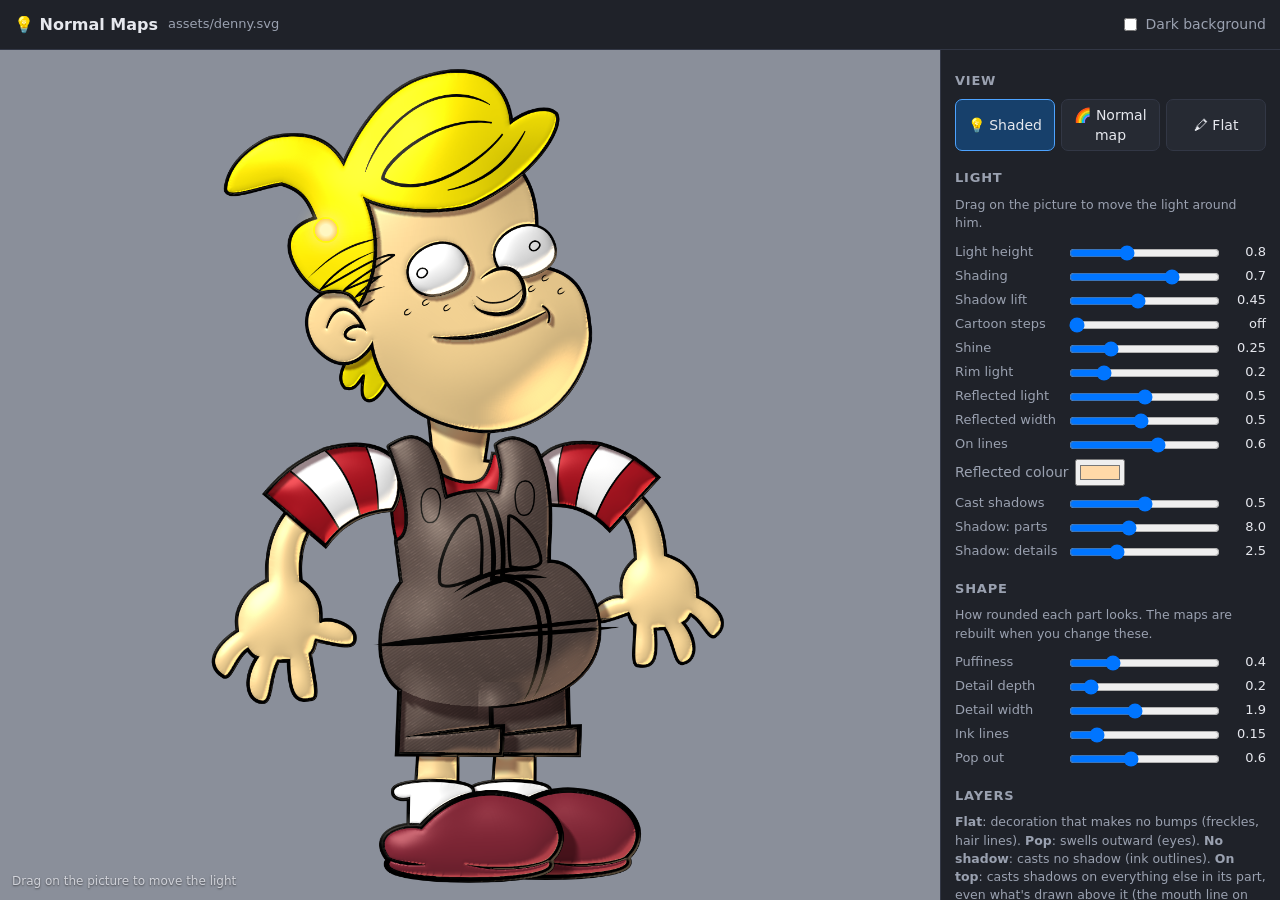
<file: tools/normal-maps.html>
<!doctype html>
<html lang="en">
<head>
<meta charset="utf-8">
<meta name="viewport" content="width=device-width,initial-scale=1">
<title>Normal Maps</title>
<link rel="icon" href="../assets/smiley.svg">
<style>
:root {
  --bg: #16181d; --panel: #1f2229; --panel2: #262a33; --line: #323745; --text: #e6e8ee; --dim: #9aa1b0;
  --acc: #4da3ff; --ok: #3ecf8e; --warn: #ffb547;
}
* { box-sizing: border-box; }
html, body { height: 100%; margin: 0; }
body {
  background: var(--bg); color: var(--text); font: 14px/1.45 "Segoe UI", system-ui, sans-serif;
  display: grid; grid-template-columns: minmax(0, 1fr) 340px; grid-template-rows: 50px minmax(0, 1fr);
}
header { grid-column: 1 / -1; display: flex; align-items: center; gap: 10px; padding: 0 14px; background: var(--panel); border-bottom: 1px solid var(--line); }
header h1 { font-size: 16px; margin: 0; white-space: nowrap; }
header .file { color: var(--dim); font-size: 13px; white-space: nowrap; overflow: hidden; text-overflow: ellipsis; }
header .sp { flex: 1; }
button { font: inherit; color: var(--text); background: var(--panel2); border: 1px solid var(--line); border-radius: 7px; padding: 5px 10px; cursor: pointer; }
button:hover { border-color: var(--acc); }
button.primary { background: var(--acc); border-color: var(--acc); color: #071422; font-weight: 600; }
button.on { background: #17406b; border-color: var(--acc); }
#stage {
  position: relative; overflow: hidden; display: flex; align-items: center; justify-content: center; padding: 16px; min-width: 0;
  background: #8a8f9a; touch-action: none; cursor: crosshair;
}
#stage.dark { background: #2a2d35; }
#stage canvas { max-width: 100%; max-height: 100%; display: block; }
#sun {
  position: absolute; width: 26px; height: 26px; margin: -13px 0 0 -13px; border-radius: 50%; pointer-events: none;
  background: radial-gradient(circle, #fff7c2 30%, #ffd166 60%, transparent 62%); box-shadow: 0 0 18px #ffe9a0;
}
#busy { position: absolute; left: 50%; top: 14px; transform: translateX(-50%); background: #111c; color: #fff; padding: 7px 14px; border-radius: 20px; font-size: 13px; pointer-events: none; }
#busy:empty { display: none; }
#hint { position: absolute; left: 12px; bottom: 10px; color: #e8eaf0cc; font-size: 12px; pointer-events: none; text-shadow: 0 1px 2px #0008; }
aside { overflow-y: auto; background: var(--panel); border-left: 1px solid var(--line); padding: 4px 14px 30px; }
aside h2 { font-size: 13px; text-transform: uppercase; letter-spacing: .06em; color: var(--dim); margin: 18px 0 8px; }
.hint { color: var(--dim); font-size: 12.5px; margin: 0 0 10px; }
.seg { display: grid; grid-template-columns: repeat(3, 1fr); gap: 6px; margin-bottom: 10px; }
.slider { display: grid; grid-template-columns: 104px 1fr 40px; align-items: center; gap: 8px; font-size: 13px; color: var(--dim); margin-bottom: 4px; }
.slider input { width: 100%; }
.slider output { text-align: right; color: var(--text); font-variant-numeric: tabular-nums; }
.row { display: flex; gap: 8px; align-items: center; flex-wrap: wrap; margin-bottom: 8px; }
label.check { display: inline-flex; gap: 6px; align-items: center; color: var(--dim); }
#layerList { max-height: 260px; overflow-y: auto; border: 1px solid var(--line); border-radius: 8px; background: var(--panel2); }
#layerList table { width: 100%; border-collapse: collapse; font-size: 12.5px; }
#layerList th { position: sticky; top: 0; background: var(--panel2); color: var(--dim); font-weight: 600; font-size: 11px; padding: 5px 2px; text-align: center; border-bottom: 1px solid var(--line); }
#layerList th:first-child, #layerList td:first-child { text-align: left; padding-left: 8px; }
#layerList td { padding: 1px 2px; text-align: center; color: var(--dim); }
#layerList tr.grp td { color: var(--text); font-weight: 600; padding-top: 6px; }
#layerList input { margin: 2px; }
#saveMsg { font-size: 13px; margin-top: 8px; min-height: 20px; }
#saveMsg.ok { color: var(--ok); } #saveMsg.err { color: var(--warn); }
@media (max-width: 760px) {
  body { grid-template-columns: minmax(0, 1fr); grid-template-rows: 50px 55vh auto; }
  aside { border-left: 0; border-top: 1px solid var(--line); }
}
</style>
</head>
<body>
<header>
  <h1>💡 Normal Maps</h1>
  <span class="file" id="fileName"></span>
  <span class="sp"></span>
  <label class="check"><input type="checkbox" id="darkBg">Dark background</label>
</header>

<main id="stage">
  <canvas id="view"></canvas>
  <div id="sun"></div>
  <div id="busy">Loading…</div>
  <div id="hint">Drag on the picture to move the light</div>
</main>

<aside>
  <h2>View</h2>
  <div class="seg" id="views">
    <button data-view="shaded" class="on">💡 Shaded</button>
    <button data-view="normal">🌈 Normal map</button>
    <button data-view="flat">🖍 Flat</button>
  </div>

  <h2>Light</h2>
  <p class="hint">Drag on the picture to move the light around him.</p>
  <div class="slider"><span>Light height</span><input type="range" id="lightZ" min="0.1" max="2" step="0.05" value="0.8"><output></output></div>
  <div class="slider"><span>Shading</span><input type="range" id="strength" min="0" max="1" step="0.05" value="0.7"><output></output></div>
  <div class="slider"><span>Shadow lift</span><input type="range" id="ambient" min="0" max="1" step="0.05" value="0.45"><output></output></div>
  <div class="slider"><span>Cartoon steps</span><input type="range" id="steps" min="0" max="5" step="1" value="0"><output></output></div>
  <div class="slider"><span>Shine</span><input type="range" id="shine" min="0" max="1" step="0.05" value="0.25"><output></output></div>
  <div class="slider"><span>Rim light</span><input type="range" id="rim" min="0" max="1" step="0.05" value="0.2"><output></output></div>
  <div class="slider" title="Light bounced back onto the edge farthest from the light"><span>Reflected light</span><input type="range" id="bounce" min="0" max="1" step="0.05" value="0.5"><output></output></div>
  <div class="slider"><span>Reflected width</span><input type="range" id="bounceWidth" min="0.05" max="1" step="0.05" value="0.5"><output></output></div>
  <div class="slider" title="Also light up the ink outline on the side away from the light"><span>On lines</span><input type="range" id="bounceLines" min="0" max="1" step="0.05" value="0.6"><output></output></div>
  <div class="row"><label class="check">Reflected colour <input type="color" id="bounceColor" value="#ffd9a8"></label></div>
  <div class="slider" title="Shadows that parts cast on what's under them: the head on the neck, sleeves on arms…"><span>Cast shadows</span><input type="range" id="shadow" min="0" max="1" step="0.05" value="0.5"><output></output></div>
  <div class="slider" title="Shadows from one part onto another: the head on the neck, the bib on the legs (longer as the light gets lower)"><span>Shadow: parts</span><input type="range" id="shadowLen" min="0.5" max="20" step="0.5" value="8"><output></output></div>
  <div class="slider" title="Shadows within a part: sleeves on arms, shorts on legs, hair on the face, the mouth line on the teeth"><span>Shadow: details</span><input type="range" id="shadowLenIn" min="0.2" max="8" step="0.1" value="2.5"><output></output></div>

  <h2>Shape</h2>
  <p class="hint">How rounded each part looks. The maps are rebuilt when you change these.</p>
  <div class="slider"><span>Puffiness</span><input type="range" id="bulge" min="0" max="1.5" step="0.05" value="0.8"><output></output></div>
  <div class="slider"><span>Detail depth</span><input type="range" id="detail" min="0" max="2" step="0.05" value="0.8"><output></output></div>
  <div class="slider"><span>Detail width</span><input type="range" id="bevel" min="0.3" max="4" step="0.1" value="1.2"><output></output></div>
  <div class="slider"><span>Ink lines</span><input type="range" id="ink" min="0" max="1" step="0.05" value="0.5"><output></output></div>
  <div class="slider" title="How far layers marked Pop out swell outward (like eyeballs)"><span>Pop out</span><input type="range" id="pop" min="0" max="1.5" step="0.05" value="0.6"><output></output></div>
  <h2>Layers</h2>
  <p class="hint"><b>Flat</b>: decoration that makes no bumps (freckles, hair lines). <b>Pop</b>: swells outward (eyes). <b>No shadow</b>: casts no shadow (ink outlines). <b>On top</b>: casts shadows on everything else in its part, even what's drawn above it (the mouth line on the teeth).</p>
  <div id="layerList"></div>

  <h2>Save</h2>
  <p class="hint">Saves one normal map for each moving part (arms, legs, head), one for the rest of the body, and one for the whole standing pose, in <code>assets/rigs/denny-normals/</code>, along with the light settings. They load by themselves next time.</p>
  <div class="row"><button class="primary" id="saveBtn">💾 Save normal maps</button><button id="loadBtn" title="Go back to the last saved maps and settings">↺ Load saved</button><button id="dlBtn" title="Download the whole-pose normal map">⬇ Download</button></div>
  <div id="saveMsg"></div>
</aside>

<script>
'use strict';
const INK = 'http://www.inkscape.org/namespaces/inkscape';
const ROOT = new URL('../', location.href);
const PX = 6;   // picture pixels per drawing unit
const PARTS = [
  { key: 'armR', match: /right\s*arm/i }, { key: 'armL', match: /left\s*arm/i },
  { key: 'legR', match: /right\s*leg/i }, { key: 'legL', match: /left\s*leg/i },
  { key: 'head', match: /^\s*(head|face)\s*$/i },
];
const $ = s => document.querySelector(s);
const busy = t => { $('#busy').textContent = t || ''; };
const opt = { view: 'shaded', light: [-0.55, 0.6], name: 'Denny', svgPath: 'assets/denny.svg' };

const LOOK = ['strength', 'ambient', 'steps', 'shine', 'rim', 'bounce', 'bounceWidth', 'bounceLines', 'shadow', 'shadowLen', 'shadowLenIn'], SHAPE = ['bulge', 'detail', 'bevel', 'ink', 'pop'];
const setMsg = (t, c) => { $('#saveMsg').textContent = t; $('#saveMsg').className = c || ''; };
// A short fingerprint of the drawing, so saved maps can tell if the drawing has changed since.
const hashOf = t => { let h = 2166136261; for (let i = 0; i < t.length; i++) { h ^= t.charCodeAt(i); h = Math.imul(h, 16777619); } return (h >>> 0).toString(16); };
let svgText = '', box = null, W = 0, H = 0, pieces = [], partOf = {};
let albedo = null, normalAll = null, shapeSrc = null;
// Per-layer choices (sets of shape ids). ignore = "Flat": makes no bumps.
let ignore = new Set(), popSet = new Set(), noShadow = new Set(), onTop = new Set(), details = [];
const IGNORE_DEFAULT = /freckle|nose\s*ridge|hair\s*line|pupil|bib\s*partition|^\s*belt\b|shirt\s*stripe/i, POP_DEFAULT = /^\s*(right|left)\s*eye\s*$/i, ONTOP_DEFAULT = /mouth\s*line/i;
// Which layer is on top at each spot (for cast shadows): 'all', 'body' and one per moving part.
let levels = {}, levelsDirty = true;
// Mouth shapes for lip sync: groups named "Mouth A" … "Mouth H", "Mouth X", one shown at a time.
// The piece holding them (the head) gets a normal map and a layer map for each mouth.
let mouths = [], mouthPiece = null, shownMouth = null, mouthMaps = {}, mouthLevels = {};

/* ---------- load the drawing and work out its pieces ---------- */
async function boot() {
  const q = new URLSearchParams(location.search);
  if (q.get('svg')) opt.svgPath = q.get('svg');
  opt.name = q.get('name') || opt.svgPath.split('/').pop().replace(/\.svg$/i, '').replace(/^./, c => c.toUpperCase());
  $('#fileName').textContent = opt.svgPath;
  wireUI();
  try { svgText = await (await fetch(new URL(opt.svgPath, ROOT), { cache: 'no-store' })).text(); }
  catch { busy(`Couldn't load ${opt.svgPath}`); return; }
  let rig = null;
  try { const r = await fetch(new URL(`assets/rigs/${slug()}.rig.json`, ROOT), { cache: 'no-store' }); if (r.ok) rig = await r.json(); } catch { /* not saved */ }

  // Measure the drawing in a hidden copy.
  const doc = new DOMParser().parseFromString(svgText, 'image/svg+xml');
  const host = document.createElement('div'); host.style.cssText = 'position:absolute;left:-9999px;width:400px;height:400px';
  const svg = document.importNode(doc.documentElement, true); host.appendChild(svg); document.body.appendChild(host);
  const layer = [...svg.querySelectorAll('g')].find(g => g.querySelector('g')) || svg;
  const b = (rig && rig.drawingBox) || (() => { const r = layer.getBBox(); return { x: r.x, y: r.y, w: r.width, h: r.height }; })();
  const pad = 2;
  box = { x: b.x - pad, y: b.y - pad, w: b.w + 2 * pad, h: b.h + 2 * pad };
  W = Math.round(box.w * PX); H = Math.round(box.h * PX);
  // Pieces: each visible thing in the layer, back to front. Arms, legs and head are found from the saved joints or by name.
  const labelOf = el => el.getAttributeNS(INK, 'label') || el.id;
  for (const p of PARTS) {
    const id = rig && rig.parts && rig.parts[p.key] && rig.parts[p.key].group;
    const g = (id && svg.getElementById(id)) || [...layer.querySelectorAll('g')].find(x => p.match.test(labelOf(x)));
    if (g) partOf[g.id] = p.key;
  }
  pieces = [...layer.children].filter(el => el.id && getComputedStyle(el).display !== 'none' && /^(g|path|rect|circle|ellipse|polygon|polyline|use)$/.test(el.localName))
    .map(el => ({ id: el.id, part: partOf[el.id] || 'body' }));
  // Every named shape inside the drawing (back to front), for the Layers list and the shadow map.
  const lumOfColor = c => { const m = /rgb\((\d+),\s*(\d+),\s*(\d+)/.exec(c || ''); return m ? (0.3 * m[1] + 0.59 * m[2] + 0.11 * m[3]) / 255 : 1; };
  details = [...layer.querySelectorAll('path, rect, circle, ellipse, polygon, polyline, use')]
    .filter(el => el.id && getComputedStyle(el).display !== 'none')
    .map(el => {
      let top = el; while (top.parentNode !== layer) top = top.parentNode;
      const cs = getComputedStyle(el);
      return {
        id: el.id, label: labelOf(el), group: el.parentNode === layer ? '' : (() => { let g = el.parentNode; while (g !== layer && !g.getAttributeNS(INK, 'label')) g = g.parentNode; return g === layer ? '' : labelOf(g); })(),
        piece: pieces.findIndex(p => p.id === top.id), fill: cs.fill !== 'none', stroke: cs.stroke !== 'none', lum: lumOfColor(cs.fill),
      };
    });
  mouths = [...layer.querySelectorAll('g')].map(g => ({ g, m: /^\s*mouth\s+([a-hx])\s*$/i.exec(labelOf(g)) })).filter(x => x.m)
    .map(x => ({ key: x.m[1].toUpperCase(), id: x.g.id, shown: getComputedStyle(x.g).display !== 'none' }));
  if (mouths.length) {
    let top = layer.querySelector('#' + CSS.escape(mouths[0].id)); while (top.parentNode !== layer) top = top.parentNode;
    mouthPiece = pieces.find(p => p.id === top.id) || null;
    // Show one mouth: the resting one (X) if it's switched on, otherwise the first one that is.
    shownMouth = (mouths.find(m => m.shown && m.key === 'X') || mouths.find(m => m.shown) || mouths[0]).key;
  }
  ignore = new Set(details.filter(d => IGNORE_DEFAULT.test(d.label)).map(d => d.id));
  popSet = new Set(details.filter(d => POP_DEFAULT.test(d.label)).map(d => d.id));
  onTop = new Set(details.filter(d => ONTOP_DEFAULT.test(d.label)).map(d => d.id));
  // Ink-dark shapes (outlines, pupils, the inside of the mouth) and decoration cast no shadow, to begin with.
  noShadow = new Set(details.filter(d => ignore.has(d.id) || (d.lum < 0.2 && !onTop.has(d.id))).map(d => d.id));
  buildLayerList();
  host.remove();
  initGL();
  if (!(await loadSaved())) await rebuild();
}
const slug = () => opt.name.toLowerCase().replace(/[^a-z0-9_-]+/g, '-').replace(/^-+|-+$/g, '');

const FLAGS = { flat: () => ignore, pop: () => popSet, noShadow: () => noShadow, onTop: () => onTop };
function buildLayerList() {
  let html = '<table><thead><tr><th>Layer</th><th>Flat</th><th>Pop</th><th>No shadow</th><th>On top</th></tr></thead><tbody>', last = null;
  for (const d of details) {
    if (d.group !== last) { html += `<tr class="grp"><td colspan="5">${esc(d.group || 'Body')}</td></tr>`; last = d.group; }
    html += `<tr><td>${esc(d.label)}</td>${Object.keys(FLAGS).map(f => `<td><input type="checkbox" data-flag="${f}" data-id="${esc(d.id)}" ${FLAGS[f]().has(d.id) ? 'checked' : ''}></td>`).join('')}</tr>`;
  }
  $('#layerList').innerHTML = html + '</tbody></table>';
}
const esc = t => String(t).replace(/[&<>"]/g, c => ({ '&': '&amp;', '<': '&lt;', '>': '&gt;', '"': '&quot;' }[c]));

// Render the drawing (or only some of its pieces) to a canvas the size of the maps.
// hide: shapes to leave out (used when working out the shape, not for the picture itself).
// Pattern fills (like a denim texture) become their plain background colour, so the weave
// isn't mistaken for edges when the shape is worked out. The picture itself keeps the texture.
function flattenPatterns(doc) {
  const baseOf = id => {
    let p = doc.getElementById(id);
    for (let n = 0; p && n < 5; n++) {
      const r = p.querySelector('rect');
      if (r) { const m = /fill:s*(#[0-9a-fA-F]{3,6})/.exec(r.getAttribute('style') || ''); return m ? m[1] : r.getAttribute('fill'); }
      const h = p.getAttribute('href') || p.getAttributeNS('http://www.w3.org/1999/xlink', 'href');
      p = h && doc.getElementById(h.slice(1));
    }
    return null;
  };
  for (const el of doc.querySelectorAll('[style*="url(#"]')) {
    el.setAttribute('style', el.getAttribute('style').replace(/fill:s*url(#([^)]+))/g, (m, id) => { const c = baseOf(id); return c ? 'fill:' + c : m; }));
  }
}
function showMouth(doc, key) {
  if (!key) return;
  for (const m of mouths) { const el = doc.getElementById(m.id); if (el) el.setAttribute('style', (el.getAttribute('style') || '').replace(/display:[^;]*;?/g, '') + ';display:' + (m.key === key ? 'inline' : 'none')); }
}
async function render(onlyIds, hide, mouth) {
  const doc = new DOMParser().parseFromString(svgText, 'image/svg+xml');
  if (hide) flattenPatterns(doc);   // working out shape: textures don't make bumps
  const root = doc.documentElement;
  root.setAttribute('viewBox', `${box.x} ${box.y} ${box.w} ${box.h}`);
  root.setAttribute('width', W); root.setAttribute('height', H);
  if (onlyIds) {
    for (const p of pieces) if (!onlyIds.includes(p.id)) {
      const el = doc.getElementById(p.id);
      if (el) el.setAttribute('style', (el.getAttribute('style') || '') + ';display:none');
    }
  }
  for (const id of hide || []) {
    const el = doc.getElementById(id);
    if (el) el.setAttribute('style', (el.getAttribute('style') || '') + ';display:none');
  }
  showMouth(doc, mouth || shownMouth);
  const url = URL.createObjectURL(new Blob([new XMLSerializer().serializeToString(doc)], { type: 'image/svg+xml' }));
  const img = new Image();
  await new Promise((ok, bad) => { img.onload = ok; img.onerror = bad; img.src = url; });
  URL.revokeObjectURL(url);
  const c = document.createElement('canvas'); c.width = W; c.height = H;
  c.getContext('2d').drawImage(img, 0, 0, W, H);
  return c;
}

/* ---------- which layer is on top, for cast shadows ----------
   Every shape is drawn in one flat grey whose brightness is its place in the stacking order
   (back = dark, front = light), with no smoothing at the edges so the greys stay exact.
   A spot is in shadow when something higher lies a little way towards the light. */
function levelOf() {
  const list = details.filter(d => d.piece >= 0)
    .map((d, i) => ({ d, i }))
    .sort((a, b) => (a.d.piece - b.d.piece) || ((onTop.has(a.d.id) ? 1 : 0) - (onTop.has(b.d.id) ? 1 : 0)) || (a.i - b.i));
  const n = list.length, out = new Map();
  list.forEach((x, k) => out.set(x.d.id, 1 + Math.round(k * 254 / Math.max(1, n - 1))));
  return out;
}
async function renderLevels(onlyIds, mouth) {
  const doc = new DOMParser().parseFromString(svgText, 'image/svg+xml'), root = doc.documentElement;
  showMouth(doc, mouth || shownMouth);
  root.setAttribute('viewBox', `${box.x} ${box.y} ${box.w} ${box.h}`); root.setAttribute('width', W); root.setAttribute('height', H);
  root.setAttribute('shape-rendering', 'crispEdges');
  const add = (el, css) => el.setAttribute('style', (el.getAttribute('style') || '') + ';' + css);
  doc.querySelectorAll('g').forEach(g => add(g, 'opacity:1;filter:none'));
  if (onlyIds) for (const p of pieces) if (!onlyIds.includes(p.id)) { const el = doc.getElementById(p.id); if (el) add(el, 'display:none'); }
  const lv = levelOf();
  for (const d of details) {
    const el = doc.getElementById(d.id); if (!el) continue;
    const v = lv.get(d.id);
    if (!v) { add(el, 'display:none'); continue; }
    const c = `rgb(${v},${(d.piece + 1) * 9},${noShadow.has(d.id) ? 255 : 0})`;   // red: stacking order; green: which part; blue: casts no shadow
    add(el, `opacity:1;filter:none;shape-rendering:crispEdges;${d.fill ? `fill:${c};fill-opacity:1;` : ''}${d.stroke ? `stroke:${c};stroke-opacity:1;` : ''}`);
  }
  const url = URL.createObjectURL(new Blob([new XMLSerializer().serializeToString(doc)], { type: 'image/svg+xml' }));
  const img = new Image();
  await new Promise((ok, bad) => { img.onload = ok; img.onerror = bad; img.src = url; });
  URL.revokeObjectURL(url);
  const c = document.createElement('canvas'); c.width = W; c.height = H;
  const g = c.getContext('2d'); g.imageSmoothingEnabled = false; g.drawImage(img, 0, 0, W, H);
  // Any leftover soft edge pixels: keep them only if solid.
  const im = g.getImageData(0, 0, W, H), d = im.data;
  for (let i = 3; i < d.length; i += 4) d[i] = d[i] > 127 ? 255 : 0;
  g.putImageData(im, 0, 0);
  return c;
}
// The head again with each mouth showing (normal map + layer map), for talking.
async function buildMouths(s, full) {
  mouthMaps = {}; mouthLevels = {};
  if (!mouthPiece) return;
  const p = mouthPiece, pi = pieces.indexOf(p);
  if (!s) s = Object.fromEntries(SHAPE.map(k => [k, +$('#' + k).value]));
  if (!full) { if (!shapeSrc) shapeSrc = await render(null, ignore); full = shapeSrc.getContext('2d').getImageData(0, 0, W, H).data; }
  const under = p.under || new Uint8ClampedArray(W * H * 4);
  const hasPop = details.some(d => d.piece === pi && popSet.has(d.id));
  for (const m of mouths) {
    busy(`Making the head with mouth ${m.key}…`);
    const c = await render([p.id], ignore, m.key);
    const pc = hasPop ? await renderPopMask([p.id], m.key) : null;
    if (hasPop && !p.popFull) p.popFull = await popShapes(p);
    mouthMaps[m.key] = pieceNormals(c, s, full, under, pc, hasPop ? p.popFull : null);
    mouthLevels[m.key] = await renderLevels([p.id], m.key);
  }
}
// Which popped layer is visible at each spot: each popped layer in its own shade of red, everything
// else that's drawn (and could cover it) in black, decoration left out.
async function renderPopMask(onlyIds, mouth) {
  const doc = new DOMParser().parseFromString(svgText, 'image/svg+xml'), root = doc.documentElement;
  showMouth(doc, mouth || shownMouth);
  root.setAttribute('viewBox', `${box.x} ${box.y} ${box.w} ${box.h}`); root.setAttribute('width', W); root.setAttribute('height', H);
  root.setAttribute('shape-rendering', 'crispEdges');
  const add = (el, css) => el.setAttribute('style', (el.getAttribute('style') || '') + ';' + css);
  doc.querySelectorAll('g').forEach(g => add(g, 'opacity:1;filter:none'));
  if (onlyIds) for (const p of pieces) if (!onlyIds.includes(p.id)) { const el = doc.getElementById(p.id); if (el) add(el, 'display:none'); }
  const pops = details.filter(d => popSet.has(d.id));
  for (const d of details) {
    const el = doc.getElementById(d.id); if (!el) continue;
    if (ignore.has(d.id) && !popSet.has(d.id)) { add(el, 'display:none'); continue; }
    const i = pops.indexOf(d), c = i >= 0 ? `rgb(${20 + i * 20},0,0)` : 'rgb(0,0,0)';
    add(el, `opacity:1;filter:none;shape-rendering:crispEdges;${d.fill ? `fill:${c};fill-opacity:1;` : ''}${d.stroke ? `stroke:${c};stroke-opacity:1;` : ''}`);
  }
  const url = URL.createObjectURL(new Blob([new XMLSerializer().serializeToString(doc)], { type: 'image/svg+xml' }));
  const img = new Image();
  await new Promise((ok, bad) => { img.onload = ok; img.onerror = bad; img.src = url; });
  URL.revokeObjectURL(url);
  const c = document.createElement('canvas'); c.width = W; c.height = H;
  const g = c.getContext('2d'); g.imageSmoothingEnabled = false; g.drawImage(img, 0, 0, W, H);
  return c;
}
async function popShapes(p) {
  const pi = pieces.indexOf(p), pops = details.filter(d => popSet.has(d.id)), out = {};
  for (const d of pops) if (d.piece === pi) out[pops.indexOf(d) + 1] = await render([p.id], details.filter(x => x.id !== d.id).map(x => x.id));
  return out;
}
async function rebuildLevels() {
  levels = { all: await renderLevels(null), body: await renderLevels(pieces.filter(p => p.part === 'body').map(p => p.id)) };
  for (const p of pieces) if (p.part !== 'body') levels[p.part] = await renderLevels([p.id]);
  levelsDirty = false;
}

/* ---------- making the normal maps ---------- */
// Exact distance to the nearest "seed" pixel (Felzenszwalb & Huttenlocher), in pixels.
function distanceField(seed, w, h) {
  const INF = 1e20, n = Math.max(w, h);
  const g = new Float64Array(w * h), f = new Float64Array(n), d = new Float64Array(n), v = new Int32Array(n), z = new Float64Array(n + 1);
  for (let i = 0; i < w * h; i++) g[i] = seed[i] ? 0 : INF;
  const pass = (len, get, set) => {
    for (let q = 0; q < len; q++) f[q] = get(q);
    let k = 0; v[0] = 0; z[0] = -INF; z[1] = INF;
    for (let q = 1; q < len; q++) {
      const sAt = () => ((f[q] + q * q) - (f[v[k]] + v[k] * v[k])) / (2 * q - 2 * v[k]);
      let s = sAt();
      while (s <= z[k]) { k--; s = sAt(); }
      k++; v[k] = q; z[k] = s; z[k + 1] = INF;
    }
    k = 0;
    for (let q = 0; q < len; q++) { while (z[k + 1] < q) k++; d[q] = (q - v[k]) * (q - v[k]) + f[v[k]]; }
    for (let q = 0; q < len; q++) set(q, d[q]);
  };
  for (let x = 0; x < w; x++) pass(h, y => g[y * w + x], (y, val) => { g[y * w + x] = val; });
  for (let y = 0; y < h; y++) pass(w, x => g[y * w + x], (x, val) => { g[y * w + x] = val; });
  const out = new Float32Array(w * h);
  for (let i = 0; i < w * h; i++) out[i] = Math.sqrt(g[i]);
  return out;
}
const dome = t => Math.sqrt(Math.max(0, 1 - (1 - Math.min(t, 1)) ** 2));   // rounded profile, 0 at the edge → 1 inside

// One piece's normal map: the whole piece puffs up, each colour area inside it gets a small bevel,
// and dark ink lines sink in a little.
// full = the whole drawing's pixels, used to find edges that blend seamlessly into what's around them;
// under = the normal map of the pieces drawn so far (behind this one).
// popCanvas: which popped layer shows at each spot; popFull: each popped layer's whole shape (by the same number).
function pieceNormals(canvas, s, full, under, popCanvas, popFull) {
  const src = canvas.getContext('2d').getImageData(0, 0, W, H).data;
  // Only work inside the piece's bounding box, plus a margin to see what it blends into.
  let x0 = W, y0 = H, x1 = -1, y1 = -1;
  for (let y = 0; y < H; y++) for (let x = 0; x < W; x++) if (src[(y * W + x) * 4 + 3] > 8) { if (x < x0) x0 = x; if (x > x1) x1 = x; if (y < y0) y0 = y; if (y > y1) y1 = y; }
  if (x1 < 0) return null;
  const m = 60; x0 = Math.max(0, x0 - m); y0 = Math.max(0, y0 - m); x1 = Math.min(W - 1, x1 + m); y1 = Math.min(H - 1, y1 + m);
  const w = x1 - x0 + 1, h = y1 - y0 + 1, N = w * h;
  const A = new Float32Array(N), rgb = new Float32Array(N * 3), fA = new Float32Array(N), frgb = new Float32Array(N * 3);
  for (let y = 0; y < h; y++) for (let x = 0; x < w; x++) {
    const i = y * w + x, j = ((y + y0) * W + x + x0) * 4;
    A[i] = src[j + 3] / 255; rgb[i * 3] = src[j]; rgb[i * 3 + 1] = src[j + 1]; rgb[i * 3 + 2] = src[j + 2];
    fA[i] = full[j + 3] / 255; frgb[i * 3] = full[j]; frgb[i * 3 + 1] = full[j + 1]; frgb[i * 3 + 2] = full[j + 2];
  }
  const lumOf = (c, i) => (0.3 * c[i * 3] + 0.59 * c[i * 3 + 1] + 0.11 * c[i * 3 + 2]) / 255;
  const inside = new Uint8Array(N), edge = new Uint8Array(N), ink = new Float32Array(N);
  for (let i = 0; i < N; i++) {
    inside[i] = A[i] > 0.5 ? 1 : 0;
    ink[i] = inside[i] ? Math.max(0, Math.min(1, (0.28 - lumOf(rgb, i)) / 0.18)) : 0;
  }
  const diff = (a, i, b, j) => Math.abs(a[i * 3] - b[j * 3]) + Math.abs(a[i * 3 + 1] - b[j * 3 + 1]) + Math.abs(a[i * 3 + 2] - b[j * 3 + 2]);
  // Seamless joins: where the piece sits on (or beside) the same colour with no ink line between,
  // the drawing shows no edge, so the rounded shape carries on across instead of curving down there.
  const soft = new Uint8Array(N), queue = [];
  const okOutside = j => !inside[j] && !soft[j] && fA[j] > 0.5 && lumOf(frgb, j) > 0.28;
  for (let y = 0; y < h; y++) for (let x = 0; x < w; x++) {
    const i = y * w + x;
    if (!inside[i] || ink[i] > 0.3) continue;
    for (const j of [x > 0 ? i - 1 : -1, x < w - 1 ? i + 1 : -1, y > 0 ? i - w : -1, y < h - 1 ? i + w : -1]) {
      if (j >= 0 && okOutside(j) && diff(rgb, i, frgb, j) < 45) { soft[j] = 1; queue.push(j); }
    }
  }
  while (queue.length) {
    const i = queue.pop(), x = i % w, y = (i - x) / w;
    for (const j of [x > 0 ? i - 1 : -1, x < w - 1 ? i + 1 : -1, y > 0 ? i - w : -1, y < h - 1 ? i + w : -1]) {
      if (j >= 0 && okOutside(j) && diff(frgb, i, frgb, j) < 25) { soft[j] = 1; queue.push(j); }
    }
  }
  // Colour edges: neighbours inside the piece whose colours differ clearly.
  for (let y = 0; y < h; y++) for (let x = 0; x < w; x++) {
    const i = y * w + x;
    if (!inside[i]) { if (!soft[i]) edge[i] = 1; continue; }
    if (x + 1 < w && inside[i + 1] && diff(rgb, i, rgb, i + 1) > 60) { edge[i] = 1; edge[i + 1] = 1; }
    if (y + 1 < h && inside[i + w] && diff(rgb, i, rgb, i + w) > 60) { edge[i] = 1; edge[i + w] = 1; }
  }
  const outside = new Uint8Array(N); for (let i = 0; i < N; i++) outside[i] = inside[i] || soft[i] ? 0 : 1;
  const dIn = distanceField(outside, w, h), dEdge = distanceField(edge, w, h);
  let R = 0; for (let i = 0; i < N; i++) if (dIn[i] > R) R = dIn[i];
  const bevel = s.bevel * PX, big = new Float32Array(N), small = new Float32Array(N);
  for (let i = 0; i < N; i++) {
    if (!inside[i] && !soft[i]) continue;
    big[i] = R * s.bulge * dome(dIn[i] / R);
    small[i] = bevel * s.detail * dome(dEdge[i] / bevel) - ink[i] * s.ink * bevel * 0.8;
  }
  // The big puffed shape is smoothed a lot (a raw distance field leaves creases along the middle);
  // the small details only a little, so they stay crisp.
  const bigS = boxBlur(boxBlur(boxBlur(big, w, h, Math.max(2, Math.round(R * 0.2))), w, h, Math.max(2, Math.round(R * 0.2))), w, h, Math.max(2, Math.round(R * 0.2)));
  const smallS = blur3(small, w, h), Hs = new Float32Array(N);
  for (let i = 0; i < N; i++) Hs[i] = bigS[i] + smallS[i];
  // Layers marked Pop out (the eyes) swell outward as a dome of their own, on top of the rest.
  let popWhich = null, popAdd = null;
  if (popCanvas && s.pop > 0) {
    const pd = popCanvas.getContext('2d').getImageData(x0, y0, w, h).data;
    popWhich = new Uint8Array(N); popAdd = {};
    const keys = new Set();
    for (let i = 0; i < N; i++) if (pd[i * 4 + 3] > 127 && pd[i * 4] >= 10) { popWhich[i] = Math.round((pd[i * 4] - 20) / 20) + 1; keys.add(popWhich[i]); }
    for (const k of keys) {
      const fc = popFull && popFull[k];
      if (!fc) continue;
      const fd = fc.getContext('2d').getImageData(x0, y0, w, h).data, outPop = new Uint8Array(N);
      for (let i = 0; i < N; i++) outPop[i] = fd[i * 4 + 3] > 127 ? 0 : 1;
      const dP = distanceField(outPop, w, h);
      let Rp = 0; for (let i = 0; i < N; i++) if (dP[i] > Rp) Rp = dP[i];
      if (Rp < 1) continue;
      const ph = new Float32Array(N);
      for (let i = 0; i < N; i++) if (!outPop[i]) ph[i] = s.pop * Rp * 0.8 * dome(dP[i] / Rp);
      const r = Math.max(1, Math.round(Rp * 0.12));
      popAdd[k] = boxBlur(boxBlur(ph, w, h, r), w, h, r);
    }
  }
  // Near a seamless join, fade this piece's surface into the surface already drawn beneath it,
  // so the two meet without a visible edge.
  let dSoft = null;
  const fade = Math.max(bevel * 4, R * 0.5);
  if (under && soft.some(v => v)) dSoft = distanceField(soft, w, h);
  const out = new ImageData(w, h);
  for (let y = 0; y < h; y++) for (let x = 0; x < w; x++) {
    const i = y * w + x, o = i * 4;
    // Where a popped layer shows, its slope includes its own dome.
    const add = popWhich && popWhich[i] && popAdd[popWhich[i]], hAt = j => Hs[j] + (add ? add[j] : 0);
    const hx = (hAt(y * w + Math.min(w - 1, x + 1)) - hAt(y * w + Math.max(0, x - 1))) / 2;
    const hy = (hAt(Math.min(h - 1, y + 1) * w + x) - hAt(Math.max(0, y - 1) * w + x)) / 2;
    let nx = -hx, ny = -hy, nz = 1, l = Math.hypot(nx, ny, nz); nx /= l; ny /= l; nz /= l;
    if (dSoft && A[i] > 0 && dSoft[i] < fade) {
      const j = ((y + y0) * W + x + x0) * 4;
      if (under[j + 3] > 127) {
        const t = dSoft[i] / fade, k = t * t * (3 - 2 * t);   // 0 at the join → 1 further in
        const ux = under[j] / 127.5 - 1, uy = -(under[j + 1] / 127.5 - 1), uz = under[j + 2] / 127.5 - 1;
        nx = ux + (nx - ux) * k; ny = uy + (ny - uy) * k; nz = uz + (nz - uz) * k;
        l = Math.hypot(nx, ny, nz) || 1; nx /= l; ny /= l; nz /= l;
      }
    }
    // Stored the usual way: red = right, green = up, blue = towards you.
    out.data[o] = Math.round((nx * 0.5 + 0.5) * 255);
    out.data[o + 1] = Math.round((-ny * 0.5 + 0.5) * 255);
    out.data[o + 2] = Math.round((nz * 0.5 + 0.5) * 255);
    out.data[o + 3] = Math.round(A[i] * 255);
  }
  const c = document.createElement('canvas'); c.width = W; c.height = H;
  c.getContext('2d').putImageData(out, x0, y0);
  return c;
}
// Box blur of radius r, across then down (three of these in a row look like a smooth Gaussian blur).
function boxBlur(a, w, h, r) {
  const t = new Float32Array(a.length), o = new Float32Array(a.length), n = 2 * r + 1;
  for (let y = 0; y < h; y++) {
    let sum = 0; const row = y * w;
    for (let x = -r; x <= r; x++) sum += a[row + Math.min(w - 1, Math.max(0, x))];
    for (let x = 0; x < w; x++) {
      t[row + x] = sum / n;
      sum += a[row + Math.min(w - 1, x + r + 1)] - a[row + Math.max(0, x - r)];
    }
  }
  for (let x = 0; x < w; x++) {
    let sum = 0;
    for (let y = -r; y <= r; y++) sum += t[Math.min(h - 1, Math.max(0, y)) * w + x];
    for (let y = 0; y < h; y++) {
      o[y * w + x] = sum / n;
      sum += t[Math.min(h - 1, y + r + 1) * w + x] - t[Math.max(0, y - r) * w + x];
    }
  }
  return o;
}
function blur3(a, w, h) {
  const t = new Float32Array(a.length), o = new Float32Array(a.length);
  for (let y = 0; y < h; y++) for (let x = 0; x < w; x++) { const i = y * w + x; t[i] = (a[i - (x > 0)] + 2 * a[i] + a[i + (x < w - 1)]) / 4; }
  for (let y = 0; y < h; y++) for (let x = 0; x < w; x++) { const i = y * w + x; o[i] = (t[i - (y > 0) * w] + 2 * t[i] + t[i + (y < h - 1) * w]) / 4; }
  return o;
}

let maps = {};   // 'all', 'body', 'armR', ... → canvas
async function rebuild() {
  busy('Making the normal maps…');
  await new Promise(r => setTimeout(r, 30));
  const s = { bulge: +$('#bulge').value, detail: +$('#detail').value, bevel: +$('#bevel').value, ink: +$('#ink').value, pop: +$('#pop').value };
  if (!albedo) albedo = await render(null);
  const blank = () => { const c = document.createElement('canvas'); c.width = W; c.height = H; return c; };
  maps = { all: blank(), body: blank() };
  if (!shapeSrc) shapeSrc = await render(null, ignore);
  const full = shapeSrc.getContext('2d').getImageData(0, 0, W, H).data;
  for (const p of pieces) {
    if (p === mouthPiece) p.under = maps.all.getContext('2d').getImageData(0, 0, W, H).data;
    if (!p.canvas) p.canvas = await render([p.id], ignore);
    const pi = pieces.indexOf(p), hasPop = details.some(d => d.piece === pi && popSet.has(d.id));
    if (hasPop && !p.popCanvas) { p.popCanvas = await renderPopMask([p.id]); p.popFull = await popShapes(p); }
    const n = pieceNormals(p.canvas, s, full, maps.all.getContext('2d').getImageData(0, 0, W, H).data, hasPop ? p.popCanvas : null, hasPop ? p.popFull : null);
    if (!n) continue;
    maps.all.getContext('2d').drawImage(n, 0, 0);
    if (p.part === 'body') maps.body.getContext('2d').drawImage(n, 0, 0);
    else maps[p.part] = n;
  }
  normalAll = maps.all;
  if (levelsDirty || !levels.all) await rebuildLevels();
  await buildMouths(s, full);
  upload();
  busy('');
  draw();
}

/* ---------- shading preview (graphics card) ---------- */
let gl, prog, texA, texN, texL, texC, fbo, post, ploc = {}, loc = {}, quad;
function initGL() {
  const c = $('#view'); c.width = W; c.height = H;
  gl = c.getContext('webgl', { premultipliedAlpha: false, preserveDrawingBuffer: true });
  const vs = `attribute vec2 p; varying vec2 uv; void main() { uv = vec2(p.x * 0.5 + 0.5, 0.5 - p.y * 0.5); gl_Position = vec4(p, 0, 1); }`;
  const fs = `precision mediump float; varying vec2 uv;
    uniform sampler2D alb, nrm; uniform vec3 L; uniform float strength, ambient, steps, shine, rim, bounce, bounceWidth, bounceLines; uniform vec3 bounceColor; uniform int mode;
    void main() {
      vec4 a = texture2D(alb, uv); vec4 nt = texture2D(nrm, uv);
      vec3 n = normalize(nt.xyz * 2.0 - 1.0);
      if (mode == 1) { gl_FragColor = vec4(nt.rgb, nt.a); return; }
      if (mode == 2) { gl_FragColor = a; return; }
      float d = max(dot(n, L), 0.0);
      if (steps > 0.5) d = floor(d * steps + 0.5) / steps;
      float light = mix(1.0, ambient + (1.0 - ambient) * d * 1.25, strength);
      vec3 h = normalize(L + vec3(0, 0, 1));
      float sp = pow(max(dot(n, h), 0.0), 40.0) * shine;
      if (steps > 0.5) sp = step(0.5, sp) * shine;
      float rm = pow(1.0 - clamp(n.z, 0.0, 1.0), 2.5) * rim * max(dot(normalize(n.xy + 1e-5), normalize(L.xy + 1e-5)), 0.0);
      // Reflected light: light bounced back from the surroundings onto the edge facing away from the light,
      // only where that edge is in shadow. Width decides how far in from the edge it reaches.
      // How much the surface leans away from the light (sideways); width = how little lean it takes.
      float away = max(dot(n.xy, -normalize(L.xy + 1e-5)), 0.0);
      float t0 = mix(0.55, 0.05, bounceWidth);
      float rf = smoothstep(t0, t0 + 0.2, away) * (1.0 - d);
      if (steps > 0.5) rf = step(0.45, rf);
      rf *= bounce * strength * step(0.001, nt.a);
      // Dark ink barely takes coloured light, so on lines the reflected light is added on top.
      float inkiness = 1.0 - smoothstep(0.12, 0.35, dot(a.rgb, vec3(0.3, 0.59, 0.11)));
      vec3 col = a.rgb * light + a.rgb * bounceColor * rf * 1.6 + bounceColor * rf * bounceLines * inkiness * 2.0;
      gl_FragColor = vec4(col + vec3(1.0, 0.97, 0.88) * (sp + rm) * step(0.001, nt.a), a.a);
    }`;
  const sh = (t, s) => { const o = gl.createShader(t); gl.shaderSource(o, s); gl.compileShader(o); if (!gl.getShaderParameter(o, gl.COMPILE_STATUS)) throw new Error(gl.getShaderInfoLog(o)); return o; };
  prog = gl.createProgram(); gl.attachShader(prog, sh(gl.VERTEX_SHADER, vs)); gl.attachShader(prog, sh(gl.FRAGMENT_SHADER, fs)); gl.linkProgram(prog); gl.useProgram(prog);
  quad = gl.createBuffer(); gl.bindBuffer(gl.ARRAY_BUFFER, quad);
  gl.bufferData(gl.ARRAY_BUFFER, new Float32Array([-1, -1, 1, -1, -1, 1, 1, 1]), gl.STATIC_DRAW);
  const p = gl.getAttribLocation(prog, 'p'); gl.enableVertexAttribArray(p); gl.vertexAttribPointer(p, 2, gl.FLOAT, false, 0, 0);
  // Second step: cast shadows. A spot is darkened when a higher layer lies a little way towards the light;
  // the nearer that layer, the darker (so shadows fade out softly).
  const pfs = `precision mediump float; varying vec2 uv;
    uniform sampler2D col, lev; uniform vec2 toLight, side; uniform float shadow, inner;
    void main() {
      vec4 c = texture2D(col, vec2(uv.x, 1.0 - uv.y));
      vec4 me = texture2D(lev, uv);
      if (shadow <= 0.0 || me.a < 0.5 || c.a < 0.01) { gl_FragColor = c; return; }
      // Three side-by-side rays towards the light, averaged, so the shadow's edge is smooth.
      float sh = 0.0;
      for (int r = -1; r <= 1; r++) {
        float hit = 0.0;
        for (int i = 1; i <= 40; i++) {
          float t = float(i) / 40.0;
          vec4 o = texture2D(lev, uv + toLight * t + side * float(r));
          if (o.a > 0.5 && o.b < 0.5 && o.r > me.r + 0.001) {
            // Within the same part the shadow is shorter (inner = its length as a share of the long one).
            float k = abs(o.g - me.g) < 0.01 ? t / inner : t;
            if (k <= 1.0) hit = max(hit, 1.0 - smoothstep(0.55, 1.0, k));   // solid, softening towards its end
          }
        }
        sh += hit / 3.0;
      }
      // Warm shadows (a little less green and blue taken away than red), so skin doesn't go olive.
      gl_FragColor = vec4(c.rgb * (1.0 - shadow * sh * vec3(0.8, 0.95, 0.92)), c.a);
    }`;
  post = gl.createProgram(); gl.attachShader(post, sh(gl.VERTEX_SHADER, vs)); gl.attachShader(post, sh(gl.FRAGMENT_SHADER, pfs));
  gl.bindAttribLocation(post, p, 'p'); gl.linkProgram(post);
  for (const k of ['col', 'lev', 'toLight', 'side', 'shadow', 'inner']) ploc[k] = gl.getUniformLocation(post, k);
  gl.useProgram(prog);
  for (const k of ['alb', 'nrm', 'L', 'strength', 'ambient', 'steps', 'shine', 'rim', 'bounce', 'bounceWidth', 'bounceLines', 'bounceColor', 'mode']) loc[k] = gl.getUniformLocation(prog, k);
  const mk = () => { const t = gl.createTexture(); gl.bindTexture(gl.TEXTURE_2D, t); gl.texParameteri(gl.TEXTURE_2D, gl.TEXTURE_MIN_FILTER, gl.LINEAR); gl.texParameteri(gl.TEXTURE_2D, gl.TEXTURE_WRAP_S, gl.CLAMP_TO_EDGE); gl.texParameteri(gl.TEXTURE_2D, gl.TEXTURE_WRAP_T, gl.CLAMP_TO_EDGE); return t; };
  texA = mk(); texN = mk(); texL = mk(); texC = mk();
  // The layer map must not be blended between pixels.
  gl.bindTexture(gl.TEXTURE_2D, texL); gl.texParameteri(gl.TEXTURE_2D, gl.TEXTURE_MIN_FILTER, gl.NEAREST); gl.texParameteri(gl.TEXTURE_2D, gl.TEXTURE_MAG_FILTER, gl.NEAREST);
  gl.bindTexture(gl.TEXTURE_2D, texC); gl.texImage2D(gl.TEXTURE_2D, 0, gl.RGBA, W, H, 0, gl.RGBA, gl.UNSIGNED_BYTE, null);
  fbo = gl.createFramebuffer(); gl.bindFramebuffer(gl.FRAMEBUFFER, fbo);
  gl.framebufferTexture2D(gl.FRAMEBUFFER, gl.COLOR_ATTACHMENT0, gl.TEXTURE_2D, texC, 0);
  gl.bindFramebuffer(gl.FRAMEBUFFER, null);
}
function upload() {
  gl.pixelStorei(gl.UNPACK_PREMULTIPLY_ALPHA_WEBGL, false);
  gl.activeTexture(gl.TEXTURE0); gl.bindTexture(gl.TEXTURE_2D, texA); gl.texImage2D(gl.TEXTURE_2D, 0, gl.RGBA, gl.RGBA, gl.UNSIGNED_BYTE, albedo);
  gl.activeTexture(gl.TEXTURE1); gl.bindTexture(gl.TEXTURE_2D, texN); gl.texImage2D(gl.TEXTURE_2D, 0, gl.RGBA, gl.RGBA, gl.UNSIGNED_BYTE, normalAll);
  if (levels.all) { gl.activeTexture(gl.TEXTURE2); gl.bindTexture(gl.TEXTURE_2D, texL); gl.texImage2D(gl.TEXTURE_2D, 0, gl.RGBA, gl.RGBA, gl.UNSIGNED_BYTE, levels.all); }
  gl.useProgram(prog); gl.uniform1i(loc.alb, 0); gl.uniform1i(loc.nrm, 1);
}
function draw() {
  if (!gl || !normalAll) return;
  const z = +$('#lightZ').value, [lx, ly] = opt.light, l = Math.hypot(lx, ly, z);
  gl.useProgram(prog);
  gl.bindFramebuffer(gl.FRAMEBUFFER, fbo);
  gl.viewport(0, 0, W, H); gl.clearColor(0, 0, 0, 0); gl.clear(gl.COLOR_BUFFER_BIT);
  gl.uniform3f(loc.L, lx / l, ly / l, z / l);
  for (const k of LOOK) if (loc[k]) gl.uniform1f(loc[k], +$('#' + k).value);
  const bc = $('#bounceColor').value;
  gl.uniform3f(loc.bounceColor, parseInt(bc.slice(1, 3), 16) / 255, parseInt(bc.slice(3, 5), 16) / 255, parseInt(bc.slice(5, 7), 16) / 255);
  gl.uniform1i(loc.mode, { shaded: 0, normal: 1, flat: 2 }[opt.view]);
  gl.drawArrays(gl.TRIANGLE_STRIP, 0, 4);
  // Cast shadows on top. Their length grows as the light gets lower; a light straight in front casts none.
  gl.bindFramebuffer(gl.FRAMEBUFFER, null);
  gl.useProgram(post);
  gl.clear(gl.COLOR_BUFFER_BIT);
  gl.activeTexture(gl.TEXTURE3); gl.bindTexture(gl.TEXTURE_2D, texC);
  gl.uniform1i(ploc.col, 3); gl.uniform1i(ploc.lev, 2);
  const flat = Math.hypot(lx, ly), lenPx = Math.min(+$('#shadowLen').value * PX * flat / Math.max(z, 0.05), +$('#shadowLen').value * PX * 4);
  gl.uniform2f(ploc.toLight, flat ? lx / flat * lenPx / W : 0, flat ? -ly / flat * lenPx / H : 0);
  gl.uniform2f(ploc.side, flat ? ly / flat * 1.5 / W : 0, flat ? lx / flat * 1.5 / H : 0);   // 1.5 pixels across the ray
  gl.uniform1f(ploc.shadow, opt.view === 'shaded' && levels.all ? +$('#shadow').value : 0);
  gl.uniform1f(ploc.inner, Math.min(1, +$('#shadowLenIn').value / +$('#shadowLen').value));
  gl.drawArrays(gl.TRIANGLE_STRIP, 0, 4);
  placeSun();
}
function placeSun() {
  const r = $('#view').getBoundingClientRect(), s = $('#stage').getBoundingClientRect();
  $('#sun').style.left = (r.left - s.left + r.width / 2 + opt.light[0] * r.width / 2) + 'px';
  $('#sun').style.top = (r.top - s.top + r.height / 2 - opt.light[1] * r.height / 2) + 'px';
  $('#sun').style.display = opt.view === 'shaded' ? '' : 'none';
}

/* ---------- controls ---------- */
function wireUI() {
  document.querySelectorAll('.slider input').forEach(i => {
    const out = i.nextElementSibling, show = () => { out.textContent = i.id === 'steps' ? (+i.value ? i.value : 'off') : (+i.value).toFixed(2).replace(/0$/, ''); };
    show(); i._show = show;
    i.addEventListener('input', () => { show(); unsaved(); if (SHAPE.includes(i.id)) scheduleRebuild(); else draw(); });
  });
  $('#views').addEventListener('click', e => {
    const b = e.target.closest('[data-view]'); if (!b) return;
    opt.view = b.dataset.view;
    document.querySelectorAll('#views button').forEach(x => x.classList.toggle('on', x === b));
    draw();
  });
  let dragging = false;
  const setLight = e => {
    const r = $('#view').getBoundingClientRect();
    opt.light = [Math.max(-1.5, Math.min(1.5, ((e.clientX - r.left) / r.width - 0.5) * 2)), Math.max(-1.5, Math.min(1.5, -((e.clientY - r.top) / r.height - 0.5) * 2))];
    draw();
  };
  $('#stage').addEventListener('pointerdown', e => { dragging = true; $('#stage').setPointerCapture(e.pointerId); setLight(e); });
  $('#stage').addEventListener('pointermove', e => { if (dragging) setLight(e); });
  $('#stage').addEventListener('pointerup', () => { if (dragging) unsaved(); dragging = false; });
  $('#darkBg').addEventListener('change', e => $('#stage').classList.toggle('dark', e.target.checked));
  addEventListener('resize', placeSun);
  $('#saveBtn').addEventListener('click', save);
  $('#loadBtn').addEventListener('click', () => loadSaved(true));
  $('#bounceColor').addEventListener('input', () => { unsaved(); draw(); });
  $('#layerList').addEventListener('change', e => {
    const f = e.target.dataset.flag, id = e.target.dataset.id; if (!f) return;
    const set = FLAGS[f]();
    if (e.target.checked) set.add(id); else set.delete(id);
    if (f === 'flat') { shapeSrc = null; pieces.forEach(p => { p.canvas = null; }); }
    if (f === 'pop' || f === 'flat') pieces.forEach(p => { p.popCanvas = null; p.popFull = null; });
    levelsDirty = true;
    unsaved(); scheduleRebuild();
  });
  $('#dlBtn').addEventListener('click', () => { const a = document.createElement('a'); a.href = maps.all.toDataURL('image/png'); a.download = slug() + '-normals.png'; a.click(); });
}
async function loadSaved(fromButton) {
  let info;
  try {
    const r = await fetch(new URL(`assets/rigs/${slug()}-normals/normals.json`, ROOT), { cache: 'no-store' });
    if (!r.ok) throw new Error('none');
    info = await r.json();
  } catch {
    if (fromButton) setMsg('No saved normal maps yet.', 'err');
    return false;
  }
  // Settings first, so the sliders show what was saved.
  setSliders(Object.fromEntries(Object.entries(info.settings || {}).filter(([, v]) => typeof v === 'number')));
  if (info.settings && Array.isArray(info.settings.ignore)) {
    const known = new Set(details.map(d => d.id)), pick = a => new Set(a.filter(id => known.has(id)));
    ignore = pick(info.settings.ignore);
    if (Array.isArray(info.settings.popLayers)) popSet = pick(info.settings.popLayers);
    if (Array.isArray(info.settings.noShadow)) noShadow = pick(info.settings.noShadow);
    if (Array.isArray(info.settings.onTop)) onTop = pick(info.settings.onTop);
    // Layers added to the drawing since (like new mouths) get the usual starting choices.
    const seen = Array.isArray(info.settings.known) ? new Set(info.settings.known) : null;
    for (const d of details) {
      if (seen && seen.has(d.id)) continue;
      if (seen === null && [ignore, popSet, noShadow, onTop].some(x => x.has(d.id))) continue;
      if (IGNORE_DEFAULT.test(d.label)) ignore.add(d.id);
      if (POP_DEFAULT.test(d.label)) popSet.add(d.id);
      if (ONTOP_DEFAULT.test(d.label)) onTop.add(d.id);
      if (ignore.has(d.id) || (d.lum < 0.2 && !onTop.has(d.id))) noShadow.add(d.id);
    }
    buildLayerList();
  }
  if (info.look) {
    setSliders(info.look);
    if (info.look.light) opt.light = info.look.light;
    if (info.look.bounceColor) $('#bounceColor').value = info.look.bounceColor;
  }
  const b = info.drawingBox, same = b && ['x', 'y', 'w', 'h'].every(k => Math.abs(b[k] - box[k]) < 0.01);
  const oldMaps = !(info.settings && Array.isArray(info.settings.ignore)) && ignore.size;
  if (oldMaps || (info.version || 1) < 2 || (mouthPiece && !info.mouths)) {
    setMsg('Made the maps again with popping eyes and cast shadows. Save to keep them.', 'err');
    await rebuild();
    return true;
  }
  if (!same || (info.svgHash && info.svgHash !== hashOf(svgText))) {
    setMsg('The drawing has changed since the maps were saved, so they were made again with the saved settings. Save to keep them.', 'err');
    await rebuild();
    return true;
  }
  busy('Loading the saved normal maps…');
  if (!albedo) albedo = await render(null);
  const loaded = {}, loadedLevels = {}, dir = `assets/rigs/${slug()}-normals/`;
  for (const [k, m] of Object.entries(info.maps || {})) {
    const img = new Image();
    try { await new Promise((ok, bad) => { img.onload = ok; img.onerror = bad; img.src = new URL(dir + m.file + '?v=' + Date.now(), ROOT); }); }
    catch { continue; }
    const c = document.createElement('canvas'); c.width = W; c.height = H;
    c.getContext('2d').drawImage(img, m.px[0], m.px[1]);
    loaded[k] = c;
    if (m.levels) {
      try {
        const li = new Image();
        await new Promise((ok, bad) => { li.onload = ok; li.onerror = bad; li.src = new URL(dir + m.levels.file + '?v=' + Date.now(), ROOT); });
        const lc = document.createElement('canvas'); lc.width = W; lc.height = H;
        lc.getContext('2d').drawImage(li, m.levels.px[0], m.levels.px[1]);
        loadedLevels[k] = lc;
      } catch { /* made again below */ }
    }
  }
  busy('');
  if (!loaded.all) { await rebuild(); return true; }
  maps = loaded; normalAll = maps.all;
  levels = loadedLevels; levelsDirty = !levels.all;
  if (levelsDirty) await rebuildLevels();
  upload(); draw();
  setMsg(`Loaded the saved normal maps (saved ${new Date(info.savedAt).toLocaleString()}).`, 'ok');
  return true;
}
function setSliders(obj) {
  for (const [k, v] of Object.entries(obj)) {
    const i = document.getElementById(k);
    if (i && i.type === 'range') { i.value = v; i._show && i._show(); }
  }
}
const unsaved = () => setMsg('Changes not saved yet.', 'err');

let rebuildTimer = 0;
function scheduleRebuild() { clearTimeout(rebuildTimer); rebuildTimer = setTimeout(rebuild, 250); }

// Each map is saved cropped to what it covers; normals.json says where each one goes.
function crop(c) {
  const d = c.getContext('2d').getImageData(0, 0, W, H).data;
  let x0 = W, y0 = H, x1 = -1, y1 = -1;
  for (let y = 0; y < H; y++) for (let x = 0; x < W; x++) if (d[(y * W + x) * 4 + 3]) { if (x < x0) x0 = x; if (x > x1) x1 = x; if (y < y0) y0 = y; if (y > y1) y1 = y; }
  if (x1 < 0) return null;
  const o = document.createElement('canvas'); o.width = x1 - x0 + 1; o.height = y1 - y0 + 1;
  o.getContext('2d').drawImage(c, -x0, -y0);
  return { canvas: o, px: [x0, y0, o.width, o.height] };
}
async function save() {
  const msg = setMsg;
  msg('Saving…');
  // If the drawing was changed after this page was opened, make the maps from the new drawing first.
  try {
    const now = await (await fetch(new URL(opt.svgPath, ROOT), { cache: 'no-store' })).text();
    if (hashOf(now) !== hashOf(svgText)) {
      msg('The drawing changed since this page was opened. Making the maps from the new drawing first…');
      svgText = now; albedo = null; shapeSrc = null; levelsDirty = true; pieces.forEach(p => { p.canvas = null; p.popCanvas = null; p.popFull = null; });
      await rebuild();
    }
  } catch { /* can't check: save what's shown */ }
  const info = {
    app: 'CartoonStudio-normals', version: 2, character: opt.name, svg: opt.svgPath,
    pixelsPerUnit: PX, drawingBox: box, convention: 'red = right, green = up, blue = towards the viewer (OpenGL style)',
    svgHash: hashOf(svgText),
    settings: {
      ...Object.fromEntries(SHAPE.map(k => [k, +$('#' + k).value])),
      ignore: [...ignore], ignoreLabels: details.filter(d => ignore.has(d.id)).map(d => d.label),
      popLayers: [...popSet], noShadow: [...noShadow], onTop: [...onTop], known: details.map(d => d.id),
    },
    look: { light: opt.light.map(v => Math.round(v * 1000) / 1000), lightZ: +$('#lightZ').value, ...Object.fromEntries(LOOK.map(k => [k, +$('#' + k).value])), bounceColor: $('#bounceColor').value },
    notes: 'levels: blue = casts no shadow. mouths.variants = the head again with each mouth shape showing (for lip sync). levels = which layer is on top at each spot, for cast shadows (red: brighter = higher; green: which piece of the drawing). Each map is cropped. rect = [x, y, w, h] in drawing units (same coordinates as the joints file); px = the same in pixels of the full picture. all = the whole standing pose; body = everything except the moving parts.',
    maps: {}, savedAt: new Date().toISOString(),
  };
  const send = async (file, data) => {
    for (const base of [ROOT.href, 'http://localhost:5173/']) {
      try {
        const r = await fetch(new URL('api/rig-file', base), { method: 'POST', headers: { 'Content-Type': 'application/json' }, body: JSON.stringify({ name: slug(), kind: 'normals', file, data }) });
        if (r.ok) return (await r.json()).file;
      } catch { /* try the next way */ }
    }
    throw new Error('no server');
  };
  const rectOf = px => [box.x + px[0] / PX, box.y + px[1] / PX, px[2] / PX, px[3] / PX].map(v => Math.round(v * 100) / 100);
  try {
    for (const [k, c] of Object.entries(maps)) {
      const cr = crop(c); if (!cr) continue;
      await send(k + '.png', cr.canvas.toDataURL('image/png'));
      info.maps[k] = { file: k + '.png', px: cr.px, rect: rectOf(cr.px) };
      const lc = levels[k] && crop(levels[k]);
      if (lc) {
        await send(k + '-levels.png', lc.canvas.toDataURL('image/png'));
        info.maps[k].levels = { file: k + '-levels.png', px: lc.px, rect: rectOf(lc.px) };
      }
    }
    if (mouthPiece) {
      if (!Object.keys(mouthMaps).length) { msg('Making the head with each mouth…'); await buildMouths(); msg('Saving…'); }
      info.mouths = { part: mouthPiece.part, piece: mouthPiece.id, shown: shownMouth, groups: Object.fromEntries(mouths.map(m => [m.key, m.id])), variants: {} };
      for (const m of mouths) {
        const nc = mouthMaps[m.key] && crop(mouthMaps[m.key]), lc = mouthLevels[m.key] && crop(mouthLevels[m.key]);
        if (!nc) continue;
        const v = info.mouths.variants[m.key] = { file: `${mouthPiece.part}-mouth${m.key}.png`, px: nc.px, rect: rectOf(nc.px) };
        await send(v.file, nc.canvas.toDataURL('image/png'));
        if (lc) { v.levels = { file: `${mouthPiece.part}-mouth${m.key}-levels.png`, px: lc.px, rect: rectOf(lc.px) }; await send(v.levels.file, lc.canvas.toDataURL('image/png')); }
      }
    }
    const f = await send('normals.json', 'data:application/json,' + encodeURIComponent(JSON.stringify(info, null, 2)));
    msg(`✓ Saved ${Object.keys(info.maps).length} maps and ${f}`, 'ok');
  } catch {
    msg('The Cartoon Studio server isn\'t running, so nothing was saved. Start it with start.bat.', 'err');
  }
}

boot().catch(e => busy('Something went wrong: ' + e.message));
</script>
</body>
</html>
</file>
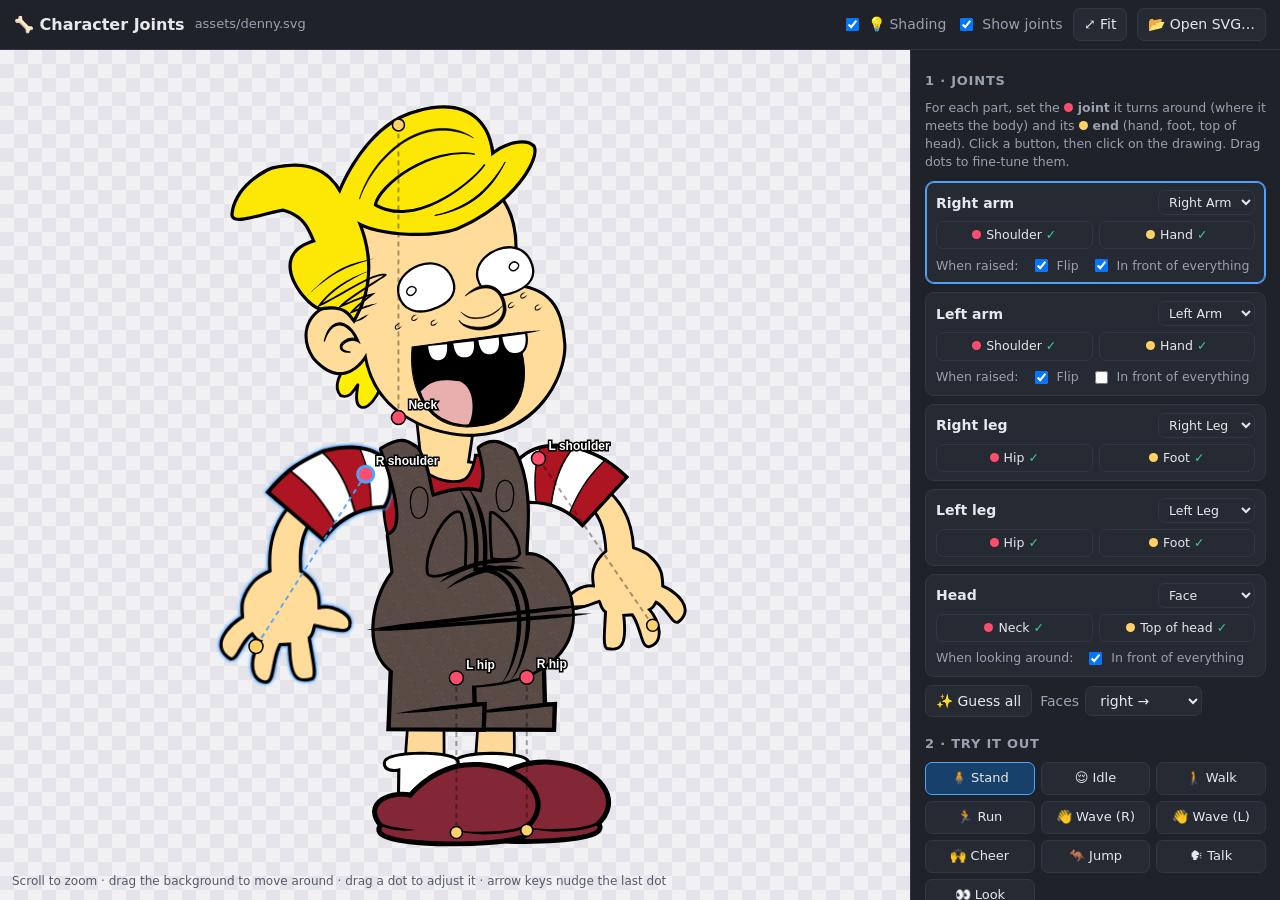
<file: tools/rig-editor.html>
<!doctype html>
<html lang="en">
<head>
<meta charset="utf-8">
<meta name="viewport" content="width=device-width,initial-scale=1">
<title>Character Joints</title>
<link rel="icon" href="../assets/smiley.svg">
<style>
:root {
  --bg: #16181d; --panel: #1f2229; --panel2: #262a33; --line: #323745; --text: #e6e8ee; --dim: #9aa1b0;
  --acc: #4da3ff; --ok: #3ecf8e; --warn: #ffb547; --pivot: #ff4d6d; --end: #ffd166;
}
* { box-sizing: border-box; }
html, body { height: 100%; margin: 0; }
body {
  background: var(--bg); color: var(--text); font: 14px/1.45 "Segoe UI", system-ui, sans-serif;
  display: grid; grid-template-columns: minmax(0, 1fr) 370px; grid-template-rows: 50px minmax(0, 1fr);
}
header {
  grid-column: 1 / -1; display: flex; align-items: center; gap: 10px; padding: 0 14px;
  background: var(--panel); border-bottom: 1px solid var(--line); min-width: 0;
}
header h1 { font-size: 16px; margin: 0; white-space: nowrap; }
header .file { color: var(--dim); font-size: 13px; overflow: hidden; text-overflow: ellipsis; white-space: nowrap; }
header .sp { flex: 1; }
button, select, input[type=text] {
  font: inherit; color: var(--text); background: var(--panel2); border: 1px solid var(--line);
  border-radius: 7px; padding: 5px 10px;
}
button { cursor: pointer; }
button:hover { border-color: var(--acc); }
button.primary { background: var(--acc); border-color: var(--acc); color: #071422; font-weight: 600; }
button.on { background: #17406b; border-color: var(--acc); }
label.check { display: inline-flex; align-items: center; gap: 6px; color: var(--dim); white-space: nowrap; }
#stage {
  position: relative; overflow: hidden; min-width: 0;
  background-color: #f1f1f4;
  background-image: linear-gradient(45deg, #e4e4ea 25%, transparent 25%, transparent 75%, #e4e4ea 75%),
                    linear-gradient(45deg, #e4e4ea 25%, transparent 25%, transparent 75%, #e4e4ea 75%);
  background-size: 28px 28px; background-position: 0 0, 14px 14px;
}
#stage > svg { position: absolute; inset: 0; width: 100%; height: 100%; display: block; touch-action: none; user-select: none; }
#stage.placing > svg { cursor: crosshair; }
#stage.panning > svg { cursor: grabbing; }
#shade { position: absolute; inset: 0; width: 100%; height: 100%; display: none; pointer-events: none; }
#stage.shaded #shade { display: block; }
#sun {
  position: absolute; width: 30px; height: 30px; margin: -15px 0 0 -15px; border-radius: 50%; z-index: 3; display: none; cursor: grab; touch-action: none;
  background: radial-gradient(circle, #fff7c2 30%, #ffd166 60%, transparent 62%); box-shadow: 0 0 18px #ffe9a0;
}
#sun:active { cursor: grabbing; }
#stage.shaded #sun { display: block; }
#lightSec[hidden] { display: none; }
/* With shading on, the shaded copy is drawn underneath; the drawing itself stays clickable but invisible. */
#stage.shaded #rig-wrap > :not(#rig-overlay) { opacity: 0; }
#banner {
  position: absolute; left: 50%; top: 12px; transform: translateX(-50%); z-index: 2;
  background: #111c; color: #fff; padding: 7px 14px; border-radius: 20px; font-size: 13px; pointer-events: none;
  max-width: calc(100% - 32px); text-align: center;
}
#banner:empty { display: none; }
#hint { position: absolute; left: 12px; bottom: 10px; color: #555b68; font-size: 12px; pointer-events: none; }
aside { overflow-y: auto; background: var(--panel); border-left: 1px solid var(--line); padding: 4px 14px 30px; }
aside h2 { font-size: 13px; text-transform: uppercase; letter-spacing: .06em; color: var(--dim); margin: 18px 0 8px; }
.hint { color: var(--dim); font-size: 12.5px; margin: 0 0 10px; }
.part {
  background: var(--panel2); border: 1px solid var(--line); border-radius: 9px; padding: 8px 10px; margin-bottom: 8px;
}
.part.sel { border-color: var(--acc); box-shadow: 0 0 0 1px var(--acc) inset; }
.part .top { display: flex; align-items: center; gap: 8px; margin-bottom: 6px; }
.part .name { font-weight: 600; flex: 1; }
.part select { max-width: 170px; padding: 3px 6px; font-size: 12.5px; }
.part .pts { display: flex; gap: 6px; }
.part .pts button { flex: 1; font-size: 12.5px; padding: 4px 6px; }
.part .raised { display: flex; flex-wrap: wrap; gap: 4px 12px; align-items: center; margin-top: 7px; font-size: 12.5px; color: var(--dim); }
.part .raised label.check { font-size: 12.5px; }
.dot { display: inline-block; width: 9px; height: 9px; border-radius: 50%; margin-right: 5px; vertical-align: 0; }
.dot.p { background: var(--pivot); } .dot.e { background: var(--end); }
.tick { color: var(--ok); } .miss { color: var(--warn); }
.row { display: flex; gap: 8px; align-items: center; flex-wrap: wrap; margin-bottom: 8px; }
.moves { display: grid; grid-template-columns: repeat(3, 1fr); gap: 6px; margin-bottom: 10px; }
.moves button { padding: 6px 4px; font-size: 13px; }
.mouthKeys { display: flex; flex-wrap: wrap; gap: 4px; }
.mouthKeys button { min-width: 28px; padding: 3px 6px; font-size: 12.5px; }
.slider { display: grid; grid-template-columns: 92px 1fr 44px; align-items: center; gap: 8px; font-size: 13px; color: var(--dim); margin-bottom: 4px; }
.slider input { width: 100%; }
.slider output { text-align: right; color: var(--text); font-variant-numeric: tabular-nums; }
#saveMsg { font-size: 13px; margin-top: 8px; min-height: 20px; }
#saveMsg.ok { color: var(--ok); } #saveMsg.err { color: var(--warn); }
input[type=text] { width: 100%; }
@media (max-width: 760px) {
  body { grid-template-columns: minmax(0, 1fr); grid-template-rows: 50px 55vh auto; }
  aside { border-left: 0; border-top: 1px solid var(--line); }
  header .file, header label.check { display: none; }
}
</style>
</head>
<body>
<header>
  <h1>🦴 Character Joints</h1>
  <span class="file" id="fileName"></span>
  <span class="sp"></span>
  <label class="check" id="shadeToggle" hidden title="Light him with his normal maps (from tools/normal-maps.html)"><input type="checkbox" id="shadeOn" checked>💡 Shading</label>
  <label class="check"><input type="checkbox" id="showDots" checked>Show joints</label>
  <button id="fitBtn" title="Fit the character in the window">⤢ Fit</button>
  <button id="openBtn" title="Open another SVG drawing">📂 Open SVG…</button>
  <input type="file" id="openFile" accept=".svg,image/svg+xml" hidden>
</header>

<main id="stage">
  <canvas id="shade"></canvas>
  <div id="sun" title="Drag to move the light"></div>
  <div id="banner"></div>
  <div id="hint">Scroll to zoom · drag the background to move around · drag a dot to adjust it · arrow keys nudge the last dot</div>
</main>

<aside>
  <h2>1 · Joints</h2>
  <p class="hint">For each part, set the <span class="dot p"></span><b>joint</b> it turns around (where it meets the body) and its <span class="dot e"></span><b>end</b> (hand, foot, top of head). Click a button, then click on the drawing. Drag dots to fine-tune them.</p>
  <div id="parts"></div>
  <div class="row">
    <button id="guessBtn" title="Put all the dots at a rough first guess">✨ Guess all</button>
    <label class="check">Faces
      <select id="facing">
        <option value="right">right →</option>
        <option value="left">← left</option>
        <option value="front">the viewer</option>
      </select>
    </label>
  </div>

  <h2>2 · Try it out</h2>
  <div class="moves" id="moves"></div>
  <div class="row" id="mouthRow" hidden><span class="hint" style="margin:0">Mouth:</span><span class="keys mouthKeys"></span>
    <label class="check" title="The mouth he has when he isn't talking (and in pauses while talking)">Resting mouth <select id="restMouth"></select></label></div>
  <div class="slider"><span>Speed</span><input type="range" id="speed" min="0.2" max="2" step="0.05" value="1"><output id="speedOut">1×</output></div>
  <div class="slider"><span>Swing size</span><input type="range" id="swing" min="0.2" max="2" step="0.05" value="1"><output id="swingOut">1×</output></div>

  <div id="lightSec" hidden>
    <h2>💡 Light</h2>
    <p class="hint">Drag the sun on the stage to move the light. The other light settings are in the normal-map tool.</p>
    <div class="slider"><span>Light height</span><input type="range" id="lightZ" min="0.1" max="2" step="0.05" value="0.8"><output>0.8</output></div>
    <div class="slider"><span>Reflected light</span><input type="range" id="lightBounce" min="0" max="1" step="0.05" value="0.5"><output>0.5</output></div>
    <div class="slider"><span>Reflected width</span><input type="range" id="lightBounceWidth" min="0.05" max="1" step="0.05" value="0.5"><output>0.5</output></div>
    <div class="slider"><span>Cast shadows</span><input type="range" id="lightShadow" min="0" max="1" step="0.05" value="0.5"><output>0.5</output></div>
    <div class="row"><button id="saveLight">💾 Save light</button><span id="lightMsg" class="hint" style="margin:0"></span></div>
  </div>

  <h2>Pose by hand</h2>
  <p class="hint">Turn each part yourself (in degrees) to check a pose.</p>
  <div id="poseSliders"></div>

  <h2>3 · Save</h2>
  <div class="row"><label style="flex:1">Character name<input type="text" id="charName"></label></div>
  <div class="row">
    <button class="primary" id="saveBtn">💾 Save joints</button>
    <button id="downloadBtn" title="Download the joints as a file instead">⬇ Download</button>
  </div>
  <div id="saveMsg"></div>
</aside>

<script>
'use strict';
const INK = 'http://www.inkscape.org/namespaces/inkscape', SVGNS = 'http://www.w3.org/2000/svg';
const ROOT = new URL('../', location.href);   // the Cartoon Studio folder
const PARTS = [
  { key: 'armR', name: 'Right arm', joint: 'Shoulder', end: 'Hand', match: /right\s*arm/i },
  { key: 'armL', name: 'Left arm', joint: 'Shoulder', end: 'Hand', match: /left\s*arm/i },
  { key: 'legR', name: 'Right leg', joint: 'Hip', end: 'Foot', match: /right\s*leg/i },
  { key: 'legL', name: 'Left leg', joint: 'Hip', end: 'Foot', match: /left\s*leg/i },
  { key: 'head', name: 'Head', joint: 'Neck', end: 'Top of head', match: /^\s*(head|face)\s*$/i },
];
const SHORT = { armR: 'R shoulder', armL: 'L shoulder', legR: 'R hip', legL: 'L hip', head: 'Neck' };
const $ = s => document.querySelector(s);
const r2 = v => Math.round(v * 100) / 100;

const st = {
  svgPath: 'assets/denny.svg', name: 'Denny', facing: 'right',
  parts: {},            // key -> { group: id, pivot: [x,y], end: [x,y] }
  pose: {},             // key -> degrees (Pose by hand)
  anim: 'rest', t: 0, speed: 1, swing: 1,
  placing: null,        // { key, which: 'pivot' | 'end' }
  sel: 'armR', last: null, showDots: true, dirty: false,
};
// When an arm is raised above the shoulder it can be mirrored (so the hand reads right way round)
// and/or drawn in front of everything else.
// For the head, "raised" means turned to look around.
const RAISED_DEFAULT = { armR: { flip: true, front: true }, armL: { flip: true, front: false }, head: { flip: false, front: true } };
const newPart = k => ({ group: '', pivot: null, end: null, ...(RAISED_DEFAULT[k] ? { raised: { ...RAISED_DEFAULT[k] } } : {}) });
PARTS.forEach(p => { st.parts[p.key] = newPart(p.key); st.pose[p.key] = 0; });

let svgSource = '', origViewBox = null, svg = null, wrap = null, overlay = null, groups = [], box = null, view = null;
const orig = new Map(), toDrawing = new Map(), homeOf = new Map(), fronted = new Set();   // group -> original transform / parent→drawing matrix

const slug = () => (st.name || 'character').toLowerCase().replace(/[^a-z0-9_-]+/g, '-').replace(/^-+|-+$/g, '') || 'character';
const banner = t => { $('#banner').textContent = t || ''; };
const labelOf = g => g.getAttributeNS(INK, 'label') || g.getAttribute('inkscape:label') || g.id;

/* ---------- loading ---------- */
async function boot() {
  const q = new URLSearchParams(location.search);
  if (q.get('svg')) st.svgPath = q.get('svg');
  st.name = q.get('name') || nameFromPath(st.svgPath);
  buildPanel();
  let text;
  try {
    const r = await fetch(new URL(st.svgPath, ROOT), { cache: 'no-store' });
    if (!r.ok) throw new Error(r.status);
    text = await r.text();
  } catch {
    banner(`Couldn't load ${st.svgPath}. Click "📂 Open SVG…" to pick the drawing.`);
    return;
  }
  loadSvg(text);
  await loadRig();
  loadShading();
}
const nameFromPath = p => { const b = p.split('/').pop().replace(/\.svg$/i, ''); return b.charAt(0).toUpperCase() + b.slice(1); };

function loadSvg(text) {
  svgSource = text;
  const doc = new DOMParser().parseFromString(text, 'image/svg+xml');
  if (doc.querySelector('parsererror')) { banner('That file is not a readable SVG drawing.'); return; }
  svg = document.importNode(doc.documentElement, true);
  origViewBox = (svg.getAttribute('viewBox') || '').trim().split(/[\s,]+/).map(Number).filter(n => !isNaN(n));
  if (origViewBox.length !== 4) origViewBox = null;
  svg.removeAttribute('width'); svg.removeAttribute('height');
  svg.setAttribute('preserveAspectRatio', 'xMidYMid meet');
  $('#stage').querySelectorAll('svg').forEach(s => s.remove());
  $('#stage').prepend(svg);
  // Everything that's drawn goes into one wrapper, which bobs up and down during moves.
  wrap = document.createElementNS(SVGNS, 'g'); wrap.id = 'rig-wrap';
  for (const n of [...svg.childNodes]) {
    if (n.nodeType === 1 && /^(defs|metadata|namedview|title|style)$/i.test(n.localName)) continue;
    wrap.appendChild(n);
  }
  svg.appendChild(wrap);
  groups = [...wrap.querySelectorAll('g')].filter(g => g.getAttributeNS(INK, 'groupmode') !== 'layer');
  // Mouth shapes for lip sync: groups named "Mouth A" … "Mouth H", "Mouth X".
  st.mouths = groups.map(g => ({ el: g, m: /^\s*mouth\s+([a-hx])\s*$/i.exec(labelOf(g)) })).filter(x => x.m)
    .map(x => ({ key: x.m[1].toUpperCase(), el: x.el })).sort((a, b) => (a.key === 'X') - (b.key === 'X') || a.key.localeCompare(b.key));
  const on = st.mouths.filter(m => getComputedStyle(m.el).display !== 'none');
  const shown = on.find(m => m.key === 'X') || on[0] || st.mouths[0];   // resting mouth first
  st.mouthDefault = shown ? shown.key : null; st.mouth = null; st.heldMouth = null;
  st.restMouth = st.restMouth && st.mouths.some(m => m.key === st.restMouth) ? st.restMouth : st.mouthDefault;
  setMouth(st.restMouth);   // and only that one
  buildMouthButtons();
  groups.forEach((g, i) => { if (!g.id) g.id = 'rig-g' + i; });
  orig.clear(); toDrawing.clear(); homeOf.clear(); fronted.clear();
  const inv = wrap.getScreenCTM().inverse();
  for (const g of groups) {
    orig.set(g, g.getAttribute('transform') || '');
    homeOf.set(g, { parent: g.parentNode, next: g.nextSibling });
    const m = inv.multiply(g.parentNode.getScreenCTM());
    toDrawing.set(g, new DOMMatrix([m.a, m.b, m.c, m.d, m.e, m.f]));
  }
  const b = wrap.getBBox();
  box = { x: b.x, y: b.y, w: b.width, h: b.height };
  overlay = document.createElementNS(SVGNS, 'g'); overlay.id = 'rig-overlay';
  wrap.appendChild(overlay);
  fit();
  fillGroupSelects();
  $('#fileName').textContent = st.svgPath;
  $('#charName').value = st.name;
  banner('');
}

async function loadRig() {
  let rig = null, from = '';
  try {
    const d = JSON.parse(localStorage.getItem('rig-draft:' + slug()) || 'null');
    if (d && d.dirty) { rig = d.rig; from = 'draft'; }
  } catch { /* no storage */ }
  if (!rig) {
    try {
      const r = await fetch(new URL(`assets/rigs/${slug()}.rig.json`, ROOT), { cache: 'no-store' });
      if (r.ok) { rig = await r.json(); from = 'file'; }
    } catch { /* not saved yet */ }
  }
  if (rig) applyRig(rig);
  else guessAll();
  for (const p of PARTS) if (!st.parts[p.key].group) st.parts[p.key].group = guessGroup(p);
  if (from === 'draft') { st.dirty = true; setSaveMsg('Your unsaved changes from last time are back. Remember to save.', 'err'); }
  else if (from === 'file') setSaveMsg(`Loaded the saved joints (assets/rigs/${slug()}.rig.json).`, 'ok');
  else setSaveMsg('Not saved yet. The dots are a first guess: move them to the right spots.', 'err');
  refreshPanel(); draw();
  requestAnimationFrame(tick);
}

function applyRig(rig) {
  if (rig.facing) st.facing = rig.facing;
  if (rig.restMouth && st.mouths && st.mouths.some(m => m.key === rig.restMouth)) { st.restMouth = rig.restMouth; setMouth(st.restMouth); $('#restMouth').value = st.restMouth; }
  for (const p of PARTS) {
    const s = rig.parts && rig.parts[p.key];
    if (!s) continue;
    let g = s.group && groups.find(x => x.id === s.group);
    if (!g && s.groupLabel) g = groups.find(x => labelOf(x) === s.groupLabel);
    st.parts[p.key] = { ...newPart(p.key), group: g ? g.id : '', pivot: s.pivot || null, end: s.end || null };
    if (s.raised && st.parts[p.key].raised) st.parts[p.key].raised = { flip: !!s.raised.flip, front: !!s.raised.front };
  }
}

/* ---------- guesses ---------- */
const guessGroup = p => (groups.find(g => p.match.test(labelOf(g))) || {}).id || '';
function boxOf(g) {   // the group's outline, in drawing coordinates
  const b = g.getBBox(), m = wrap.getScreenCTM().inverse().multiply(g.getScreenCTM());
  const pts = [[b.x, b.y], [b.x + b.width, b.y], [b.x, b.y + b.height], [b.x + b.width, b.y + b.height]]
    .map(([x, y]) => [m.a * x + m.c * y + m.e, m.b * x + m.d * y + m.f]);
  const xs = pts.map(p => p[0]), ys = pts.map(p => p[1]);
  return { x: Math.min(...xs), y: Math.min(...ys), w: Math.max(...xs) - Math.min(...xs), h: Math.max(...ys) - Math.min(...ys) };
}
function guessAll() {
  const cx = box.x + box.w / 2;
  for (const p of PARTS) {
    const s = st.parts[p.key];
    s.group = s.group || guessGroup(p);
    const g = groupOf(p.key);
    if (!g) continue;
    resetTransforms();
    const b = boxOf(g), mid = b.x + b.w / 2;
    if (p.key === 'head') { s.pivot = [mid, b.y + b.h * 0.95]; s.end = [mid, b.y + b.h * 0.05]; }
    else if (p.key.startsWith('arm')) {
      const inner = mid < cx ? b.x + b.w * 0.85 : b.x + b.w * 0.15, outer = mid < cx ? b.x + b.w * 0.2 : b.x + b.w * 0.8;
      s.pivot = [inner, b.y + b.h * 0.12]; s.end = [outer, b.y + b.h * 0.85];
    } else { s.pivot = [mid, b.y + b.h * 0.08]; s.end = [mid, b.y + b.h * 0.95]; }
    s.pivot = s.pivot.map(r2); s.end = s.end.map(r2);
  }
}
const groupOf = k => (st.parts[k].group && svg) ? svg.getElementById(st.parts[k].group) : null;

/* ---------- moving the parts ---------- */
function resetTransforms() {
  for (const g of groups) { const o = orig.get(g); if (o) g.setAttribute('transform', o); else g.removeAttribute('transform'); }
  if (wrap) wrap.removeAttribute('transform');
}
// opts.raised: arms to treat as raised (use their "when raised" settings); opts.plant: feet stay on the ground.
let poseR = {};   // part → how it's moved this frame, in drawing coordinates
function pose(angles, bob, opts = {}) {
  resetTransforms();
  poseR = {};
  bob = bob || 0;
  wrap.setAttribute('transform', `translate(0 ${r2(bob)})`);
  const raised = new Set(opts.raised || []), front = new Set();
  for (const p of PARTS) {
    const s = st.parts[p.key], g = groupOf(p.key), a = angles[p.key] || 0;
    if (!g || !s.pivot) continue;
    const up = raised.has(p.key) && s.raised, flip = up && s.raised.flip, plant = opts.plant && p.key.startsWith('leg') && bob;
    if (up && s.raised.front) front.add(g);
    if (Math.abs(a) < 1e-3 && !flip && !plant) continue;
    // Turn around the joint (given in drawing coordinates), expressed in the group's own parent space.
    const M = toDrawing.get(g), [px, py] = s.pivot;
    let R = new DOMMatrix().translate(px, py).rotate(a);
    if (flip) { const d = dirOf(p.key); R = R.rotate(d).scale(1, -1).rotate(-d); }   // mirror along the arm's own line
    R = R.translate(-px, -py);
    if (plant) R = new DOMMatrix().translate(0, -bob).multiply(R);                   // undo the body's bob
    poseR[p.key] = R;
    const L = M.inverse().multiply(R).multiply(M);
    g.setAttribute('transform', `matrix(${[L.a, L.b, L.c, L.d, L.e, L.f].map(v => +v.toFixed(5)).join(' ')}) ${orig.get(g) || ''}`.trim());
  }
  setFront(front);
}
// Draw these groups on top of everything (last in their layer); put the others back where they were.
function setFront(want) {
  for (const g of [...fronted]) if (!want.has(g)) {
    const h = homeOf.get(g);
    h.parent.insertBefore(g, h.next && h.next.parentNode === h.parent ? h.next : null);
    fronted.delete(g);
  }
  if ([...want].every(g => fronted.has(g))) return;
  // The head goes up first, so a raised arm can still be drawn over it.
  const head = groupOf('head');
  for (const g of [...want].sort((a, b) => (b === head) - (a === head))) { g.parentNode.appendChild(g); fronted.add(g); }
}
const dirOf = k => { const s = st.parts[k]; return s.pivot && s.end ? Math.atan2(s.end[1] - s.pivot[1], s.end[0] - s.pivot[0]) * 180 / Math.PI : 90; };
// +1 when turning clockwise swings this part away from the body's middle.
const outward = k => { const s = st.parts[k]; return s.pivot && s.pivot[0] < box.x + box.w / 2 ? 1 : -1; };
// How far to turn an arm (the outward way) so that it points straight up.
function raise(k) {
  const d = dirOf(k), o = outward(k);
  return o > 0 ? ((-90 - d) % 360 + 360) % 360 : -(((d + 90) % 360 + 360) % 360);
}

const MOVES = {
  rest:  { label: '🧍 Stand', fn: () => ({}) },
  idle:  { label: '😌 Idle', fn: t => ({ armR: outward('armR') * (3 + 2 * Math.sin(t * 1.7)), armL: outward('armL') * (3 + 2 * Math.sin(t * 1.7 + 1)), head: 3 * Math.sin(t * 0.9), bob: box.h * 0.003 * Math.sin(t * 3.4), plant: true }) },
  walk:  { label: '🚶 Walk', fn: (t, A) => walk(t * 2 * Math.PI * 0.9, 20 * A, 0.012) },
  run:   { label: '🏃 Run', fn: (t, A) => walk(t * 2 * Math.PI * 1.5, 38 * A, 0.03) },
  waveR: { label: '👋 Wave (R)', fn: (t, A) => ({ ...MOVES.idle.fn(t), armR: raise('armR') * 0.85 + 14 * A * Math.sin(t * 9), raised: ['armR'] }) },
  waveL: { label: '👋 Wave (L)', fn: (t, A) => ({ ...MOVES.idle.fn(t), armL: raise('armL') * 0.85 + 14 * A * Math.sin(t * 9), raised: ['armL'] }) },
  cheer: { label: '🙌 Cheer', fn: (t, A) => { const h = Math.abs(Math.sin(t * 4)); return { armR: raise('armR') * (0.75 + 0.15 * h * A), armL: raise('armL') * (0.75 + 0.15 * h * A), head: 4 * Math.sin(t * 4), bob: -box.h * 0.025 * h, raised: ['armR', 'armL'] }; } },
  jump:  { label: '🦘 Jump', fn: jump },
  talk:  { label: '🗣 Talk', fn: (t, A) => ({ ...MOVES.idle.fn(t), head: 3 * Math.sin(t * 2.1) + 2 * Math.sin(t * 5.3), mouth: talkMouth(t) }) },
  look:  { label: '👀 Look around', fn: (t, A) => ({ ...MOVES.idle.fn(t), head: 6 * A * Math.sin(t * 1.4), raised: ['head'] }) },
};
// "Hi there! Oh, look… I'm Denny!" as Rhubarb might mouth it: [shape, seconds].
const TALK = [['X', 0.35], ['C', 0.12], ['E', 0.1], ['B', 0.08], ['X', 0.06], ['B', 0.1], ['C', 0.12], ['X', 0.3],
  ['E', 0.14], ['F', 0.1], ['X', 0.12], ['H', 0.1], ['F', 0.14], ['B', 0.1], ['X', 0.35],
  ['C', 0.12], ['A', 0.08], ['B', 0.08], ['C', 0.12], ['B', 0.1], ['E', 0.08], ['D', 0.18], ['C', 0.1], ['X', 0.5],
  ['G', 0.12], ['D', 0.16], ['A', 0.1], ['E', 0.14], ['B', 0.1], ['X', 0.6]];
const TALK_LEN = TALK.reduce((n, [, d]) => n + d, 0);
function talkMouth(t) {
  let u = t % TALK_LEN;
  for (const [k, d] of TALK) { if (u < d) return k === 'X' ? (st.restMouth || 'X') : k; u -= d; }
  return st.restMouth || 'X';
}
function walk(ph, A, bobAmt) {
  const s = Math.sin(ph);
  // Legs swing opposite ways; each arm swings against the leg on its side.
  // Each arm swings between where it hangs and a little further out, never in across the body
  // (so the hands stay off the bib). Still opposite to the leg on its side.
  const arm = (k, sw) => outward(k) * (3 + A * 0.8 * (0.5 + 0.5 * sw));
  return { legR: A * s, legL: -A * s, armR: arm('armR', s), armL: arm('armL', -s), head: 1.5 * Math.sin(ph * 2), bob: box.h * bobAmt * Math.abs(s) };
}
function jump(t, A) {
  const p = (t * 0.8) % 1;
  if (p < 0.25) { const c = Math.sin(p / 0.25 * Math.PI); return { bob: box.h * 0.03 * c, armR: -outward('armR') * 12 * c, armL: -outward('armL') * 12 * c }; }
  if (p < 0.75) { const a = Math.sin((p - 0.25) / 0.5 * Math.PI);
    return { bob: -box.h * 0.12 * a * A, armR: raise('armR') * 0.7 * a, armL: raise('armL') * 0.7 * a, legR: outward('legR') * 10 * a, legL: outward('legL') * 10 * a, head: -4 * a }; }
  const c = Math.sin((p - 0.75) / 0.25 * Math.PI);
  return { bob: box.h * 0.025 * c };
}

/* ---------- shading with the normal maps from tools/normal-maps.html (when they exist) ----------
   Each piece of the drawing is drawn on the graphics card with its own picture and normal map.
   When a part turns (or flips), its normals turn with it, so the light stays put while he moves. */
const shade = { on: true, ready: false, pieces: [], look: null };
const LOOK_DEFAULT = { light: [-0.55, 0.6], lightZ: 0.8, strength: 0.7, ambient: 0.45, steps: 0, shine: 0.25, rim: 0.2, bounce: 0.5, bounceWidth: 0.5, bounceLines: 0.6, bounceColor: '#ffd9a8', shadow: 0.5, shadowLen: 8, shadowLenIn: 2.5 };
const hashOf = t => { let h = 2166136261; for (let i = 0; i < t.length; i++) { h ^= t.charCodeAt(i); h = Math.imul(h, 16777619); } return (h >>> 0).toString(16); };
let sgl = null, sprog = null, sloc = {}, sbuf = null, lprog = null, lloc = {}, pprog = null, ploc = {}, pbuf = null, spa = 0;
const fbos = {};   // off-screen pictures: 'col' (the shaded character) and 'lev' (which layer is on top)

async function loadShading() {
  shade.ready = false;
  $('#stage').classList.remove('shaded');
  $('#shadeToggle').hidden = true;
  $('#lightSec').hidden = true;
  const dir = `assets/rigs/${slug()}-normals/`;
  let info;
  try {
    const r = await fetch(new URL(dir + 'normals.json', ROOT), { cache: 'no-store' });
    if (!r.ok) return;
    info = await r.json();
  } catch { return; }
  if (!initShadeGL()) return;
  const layer = (groupOf('armR') || groupOf('legR') || groupOf('head') || {}).parentNode;
  if (!layer) return;
  const PXU = info.pixelsPerUnit || 6, b = info.drawingBox, W = Math.round(b.w * PXU), H = Math.round(b.h * PXU);
  // The normal maps: one per moving part, one for the rest of the body.
  const nmaps = {};
  for (const [k, m] of Object.entries(info.maps || {})) {
    if (k === 'all') continue;
    try { nmaps[k] = { tex: texOf(await loadImage(new URL(dir + m.file + '?v=' + Date.now(), ROOT))), rect: m.rect }; } catch { continue; }
    if (m.levels) {
      try { nmaps[k].lev = { tex: texOf(await loadImage(new URL(dir + m.levels.file + '?v=' + Date.now(), ROOT)), true), rect: m.levels.rect }; } catch { /* no shadows from it */ }
    }
  }
  if (!nmaps.body) return;
  // Each piece's own picture, drawn from the drawing.
  const ids = [...layer.children].filter(el => el.id && el.id !== 'rig-overlay' && getComputedStyle(el).display !== 'none').map(el => el.id);
  shade.pieces = [];
  for (const id of ids) {
    const c = await renderPiece(id, b, W, H), cr = cropCanvas(c);
    if (!cr) continue;
    const key = PARTS.find(p => st.parts[p.key].group === id);
    const part = key ? key.key : null;
    shade.pieces.push({
      id, part, tex: texOf(cr.canvas),
      rect: [b.x + cr.px[0] / PXU, b.y + cr.px[1] / PXU, cr.px[2] / PXU, cr.px[3] / PXU],
      nm: nmaps[part] || nmaps.body,
      lev: (nmaps[part] || nmaps.body).lev || null,
    });
  }
  // The head with each mouth, if the normal-map tool made them.
  const mp = info.mouths && shade.pieces.find(p => p.id === info.mouths.piece);
  if (mp && st.mouths.length) {
    mp.variants = {};
    for (const m of st.mouths) {
      const v = info.mouths.variants && info.mouths.variants[m.key];
      if (!v) continue;
      try {
        const cr = cropCanvas(await renderPiece(mp.id, b, W, H, m.key));
        if (!cr) continue;
        mp.variants[m.key] = {
          tex: texOf(cr.canvas), rect: [b.x + cr.px[0] / PXU, b.y + cr.px[1] / PXU, cr.px[2] / PXU, cr.px[3] / PXU],
          nm: { tex: texOf(await loadImage(new URL(dir + v.file + '?v=' + Date.now(), ROOT))), rect: v.rect },
          lev: v.levels ? { tex: texOf(await loadImage(new URL(dir + v.levels.file + '?v=' + Date.now(), ROOT)), true), rect: v.levels.rect } : mp.lev,
        };
      } catch { /* that mouth falls back to the plain head */ }
    }
  }
  shade.look = { ...LOOK_DEFAULT, ...(info.look || {}) };
  shade.hasLevels = shade.pieces.some(p => p.lev);
  $('#lightShadow').value = shade.look.shadow; $('#lightShadow').nextElementSibling.textContent = (+shade.look.shadow).toFixed(2);
  $('#lightShadow').parentNode.hidden = !shade.hasLevels;
  shade.layer = layer;
  shade.box = b; shade.dir = dir;
  $('#lightZ').value = shade.look.lightZ; $('#lightZ').nextElementSibling.textContent = (+shade.look.lightZ).toFixed(2);
  $('#lightBounceWidth').value = shade.look.bounceWidth; $('#lightBounceWidth').nextElementSibling.textContent = (+shade.look.bounceWidth).toFixed(2);
  $('#lightBounce').value = shade.look.bounce; $('#lightBounce').nextElementSibling.textContent = (+shade.look.bounce).toFixed(2);
  $('#lightSec').hidden = false;
  shade.ready = true;
  $('#shadeToggle').hidden = false;
  $('#stage').classList.toggle('shaded', shade.on);
  if (info.svgHash && info.svgHash !== hashOf(svgSource)) {
    banner('The drawing has changed since the normal maps were made. Open tools/normal-maps.html and save them again.');
    setTimeout(() => banner(''), 7000);
  }
  drawShading();
}
const loadImage = url => new Promise((ok, bad) => { const i = new Image(); i.onload = () => ok(i); i.onerror = bad; i.src = url; });
async function renderPiece(id, b, W, H, mouth) {
  const doc = new DOMParser().parseFromString(svgSource, 'image/svg+xml'), root = doc.documentElement;
  root.setAttribute('viewBox', `${b.x} ${b.y} ${b.w} ${b.h}`); root.setAttribute('width', W); root.setAttribute('height', H);
  const el = doc.getElementById(id);
  if (mouth) for (const m of st.mouths) { const g = doc.getElementById(m.el.id); if (g) g.setAttribute('style', (g.getAttribute('style') || '').replace(/display:[^;]*;?/g, '') + ';display:' + (m.key === mouth ? 'inline' : 'none')); }
  for (const sib of el ? [...el.parentNode.children] : []) if (sib !== el) sib.setAttribute('style', (sib.getAttribute('style') || '') + ';display:none');
  const url = URL.createObjectURL(new Blob([new XMLSerializer().serializeToString(doc)], { type: 'image/svg+xml' }));
  try {
    const img = await loadImage(url);
    const c = document.createElement('canvas'); c.width = W; c.height = H;
    c.getContext('2d').drawImage(img, 0, 0, W, H);
    return c;
  } finally { URL.revokeObjectURL(url); }
}
function cropCanvas(c) {
  const W = c.width, H = c.height, d = c.getContext('2d').getImageData(0, 0, W, H).data;
  let x0 = W, y0 = H, x1 = -1, y1 = -1;
  for (let y = 0; y < H; y++) for (let x = 0; x < W; x++) if (d[(y * W + x) * 4 + 3]) { if (x < x0) x0 = x; if (x > x1) x1 = x; if (y < y0) y0 = y; if (y > y1) y1 = y; }
  if (x1 < 0) return null;
  x0 = Math.max(0, x0 - 1); y0 = Math.max(0, y0 - 1); x1 = Math.min(W - 1, x1 + 1); y1 = Math.min(H - 1, y1 + 1);
  const o = document.createElement('canvas'); o.width = x1 - x0 + 1; o.height = y1 - y0 + 1;
  o.getContext('2d').drawImage(c, -x0, -y0);
  return { canvas: o, px: [x0, y0, o.width, o.height] };
}
function initShadeGL() {
  if (sgl) return true;
  sgl = $('#shade').getContext('webgl', { premultipliedAlpha: true, alpha: true });
  if (!sgl) return false;
  const gl = sgl;
  const vs = `attribute vec2 p; uniform mat3 M; varying vec2 dp;
    void main() { dp = p; vec3 c = M * vec3(p, 1.0); gl_Position = vec4(c.xy, 0.0, 1.0); }`;
  // Lighting as in tools/normal-maps.html, worked out in picture space (y pointing down).
  const fs = `precision mediump float; varying vec2 dp;
    uniform sampler2D alb, nrm; uniform vec4 aRect, nRect; uniform mat2 nTurn; uniform vec3 L;
    uniform float strength, ambient, steps, shine, rim, bounce, bounceWidth, bounceLines; uniform vec3 bounceColor;
    void main() {
      vec4 a = texture2D(alb, (dp - aRect.xy) / aRect.zw);
      if (a.a < 0.003) discard;
      vec3 n = vec3(0.0, 0.0, 1.0);
      vec2 nu = (dp - nRect.xy) / nRect.zw;
      if (nu.x >= 0.0 && nu.y >= 0.0 && nu.x <= 1.0 && nu.y <= 1.0) {
        vec4 t = texture2D(nrm, nu);
        if (t.a > 0.02) { vec3 c = t.rgb / t.a; n = normalize(vec3(c.r * 2.0 - 1.0, 1.0 - c.g * 2.0, c.b * 2.0 - 1.0)); }
      }
      n = normalize(vec3(nTurn * n.xy, n.z));
      float d = max(dot(n, L), 0.0);
      if (steps > 0.5) d = floor(d * steps + 0.5) / steps;
      float light = mix(1.0, ambient + (1.0 - ambient) * d * 1.25, strength);
      vec3 h = normalize(L + vec3(0.0, 0.0, 1.0));
      float sp = pow(max(dot(n, h), 0.0), 40.0) * shine;
      if (steps > 0.5) sp = step(0.5, sp) * shine;
      vec2 nxy = normalize(n.xy + 1e-5), lxy = normalize(L.xy + 1e-5);
      float rm = pow(1.0 - clamp(n.z, 0.0, 1.0), 2.5) * rim * max(dot(nxy, lxy), 0.0);
      // Reflected light on the edges leaning away from the light (and on the ink lines there).
      float t0 = mix(0.55, 0.05, bounceWidth);
      float rf = smoothstep(t0, t0 + 0.2, max(dot(n.xy, -lxy), 0.0)) * (1.0 - d);
      if (steps > 0.5) rf = step(0.45, rf);
      rf *= bounce * strength;
      float inkiness = 1.0 - smoothstep(0.12, 0.35, dot(a.rgb / max(a.a, 0.001), vec3(0.3, 0.59, 0.11)));
      vec3 col = a.rgb * light + a.rgb * bounceColor * rf * 1.6 + bounceColor * rf * bounceLines * inkiness * 2.0 * a.a;
      gl_FragColor = vec4(col + vec3(1.0, 0.97, 0.88) * (sp + rm) * a.a, a.a);
    }`;
  const sh = (t, src) => { const o = gl.createShader(t); gl.shaderSource(o, src); gl.compileShader(o); if (!gl.getShaderParameter(o, gl.COMPILE_STATUS)) throw new Error(gl.getShaderInfoLog(o)); return o; };
  sprog = gl.createProgram(); gl.attachShader(sprog, sh(gl.VERTEX_SHADER, vs)); gl.attachShader(sprog, sh(gl.FRAGMENT_SHADER, fs)); gl.linkProgram(sprog);
  gl.useProgram(sprog);
  for (const k of ['M', 'alb', 'nrm', 'aRect', 'nRect', 'nTurn', 'L', 'strength', 'ambient', 'steps', 'shine', 'rim', 'bounce', 'bounceWidth', 'bounceLines', 'bounceColor']) sloc[k] = gl.getUniformLocation(sprog, k);
  sbuf = gl.createBuffer();
  const pa = gl.getAttribLocation(sprog, 'p');
  gl.bindBuffer(gl.ARRAY_BUFFER, sbuf); gl.enableVertexAttribArray(pa); gl.vertexAttribPointer(pa, 2, gl.FLOAT, false, 0, 0);
  gl.uniform1i(sloc.alb, 0); gl.uniform1i(sloc.nrm, 1);
  spa = pa;
  // Which layer is on top, for the posed character: red = stacking order within the drawing,
  // green = which piece, blue = brought to the front (a raised arm, a turning head).
  const lfs = `precision mediump float; varying vec2 dp;
    uniform sampler2D alb, lvl; uniform vec4 aRect, lRect; uniform float rank;
    void main() {
      vec4 a = texture2D(alb, (dp - aRect.xy) / aRect.zw);
      if (a.a < 0.5) discard;
      vec2 lu = (dp - lRect.xy) / lRect.zw;
      if (lu.x < 0.0 || lu.y < 0.0 || lu.x > 1.0 || lu.y > 1.0) discard;
      vec4 l = texture2D(lvl, lu);
      if (l.a < 0.5) discard;
      gl_FragColor = vec4(l.r, l.g, rank, l.b > 0.5 ? 0.75 : 1.0);   // alpha 0.75: covers, but casts no shadow
    }`;
  lprog = gl.createProgram(); gl.attachShader(lprog, sh(gl.VERTEX_SHADER, vs)); gl.attachShader(lprog, sh(gl.FRAGMENT_SHADER, lfs));
  gl.bindAttribLocation(lprog, pa, 'p'); gl.linkProgram(lprog);
  for (const k of ['M', 'alb', 'lvl', 'aRect', 'lRect', 'rank']) lloc[k] = gl.getUniformLocation(lprog, k);
  // Cast shadows, as in tools/normal-maps.html: darken a spot when a higher layer lies a little way towards the light.
  const pvs = `attribute vec2 p; varying vec2 uv; void main() { uv = p * 0.5 + 0.5; gl_Position = vec4(p, 0.0, 1.0); }`;
  const pfs = `precision mediump float; varying vec2 uv;
    uniform sampler2D col, lev; uniform vec2 toLight, side; uniform float shadow, inner;
    bool above(vec4 o, vec4 me) { return o.b > me.b + 0.001 || (abs(o.b - me.b) < 0.001 && o.r > me.r + 0.001); }
    void main() {
      vec4 c = texture2D(col, uv), me = texture2D(lev, uv);
      if (shadow <= 0.0 || me.a < 0.5 || c.a < 0.01) { gl_FragColor = c; return; }
      float sh = 0.0;
      for (int r = -1; r <= 1; r++) {
        float hit = 0.0;
        for (int i = 1; i <= 40; i++) {
          float t = float(i) / 40.0;
          vec4 o = texture2D(lev, uv + toLight * t + side * float(r));
          if (o.a > 0.9 && above(o, me)) {
            float k = abs(o.g - me.g) < 0.01 ? t / inner : t;
            if (k <= 1.0) hit = max(hit, 1.0 - smoothstep(0.55, 1.0, k));
          }
        }
        sh += hit / 3.0;
      }
      gl_FragColor = vec4(c.rgb * (1.0 - shadow * sh * vec3(0.8, 0.95, 0.92)), c.a);
    }`;
  pprog = gl.createProgram(); gl.attachShader(pprog, sh(gl.VERTEX_SHADER, pvs)); gl.attachShader(pprog, sh(gl.FRAGMENT_SHADER, pfs));
  gl.bindAttribLocation(pprog, pa, 'p'); gl.linkProgram(pprog);
  for (const k of ['col', 'lev', 'toLight', 'side', 'shadow', 'inner']) ploc[k] = gl.getUniformLocation(pprog, k);
  pbuf = gl.createBuffer(); gl.bindBuffer(gl.ARRAY_BUFFER, pbuf);
  gl.bufferData(gl.ARRAY_BUFFER, new Float32Array([-1, -1, 1, -1, -1, 1, 1, 1]), gl.STATIC_DRAW);
  gl.useProgram(sprog);
  return true;
}
// An off-screen picture the size of the stage.
function fboOf(name, w, h) {
  const gl = sgl;
  let f = fbos[name];
  if (!f) {
    f = fbos[name] = { tex: gl.createTexture(), fb: gl.createFramebuffer(), w: 0, h: 0 };
    gl.bindTexture(gl.TEXTURE_2D, f.tex);
    for (const [p, v] of [[gl.TEXTURE_MIN_FILTER, gl.NEAREST], [gl.TEXTURE_MAG_FILTER, gl.NEAREST], [gl.TEXTURE_WRAP_S, gl.CLAMP_TO_EDGE], [gl.TEXTURE_WRAP_T, gl.CLAMP_TO_EDGE]]) gl.texParameteri(gl.TEXTURE_2D, p, v);
  }
  if (f.w !== w || f.h !== h) {
    gl.bindTexture(gl.TEXTURE_2D, f.tex);
    gl.texImage2D(gl.TEXTURE_2D, 0, gl.RGBA, w, h, 0, gl.RGBA, gl.UNSIGNED_BYTE, null);
    gl.bindFramebuffer(gl.FRAMEBUFFER, f.fb);
    gl.framebufferTexture2D(gl.FRAMEBUFFER, gl.COLOR_ATTACHMENT0, gl.TEXTURE_2D, f.tex, 0);
    f.w = w; f.h = h;
  }
  return f;
}
function texOf(img, exact) {
  const gl = sgl, t = gl.createTexture();
  gl.bindTexture(gl.TEXTURE_2D, t);
  gl.pixelStorei(gl.UNPACK_PREMULTIPLY_ALPHA_WEBGL, !exact);
  gl.texImage2D(gl.TEXTURE_2D, 0, gl.RGBA, gl.RGBA, gl.UNSIGNED_BYTE, img);
  gl.texParameteri(gl.TEXTURE_2D, gl.TEXTURE_MIN_FILTER, exact ? gl.NEAREST : gl.LINEAR);
  gl.texParameteri(gl.TEXTURE_2D, gl.TEXTURE_MAG_FILTER, exact ? gl.NEAREST : gl.LINEAR);
  gl.texParameteri(gl.TEXTURE_2D, gl.TEXTURE_WRAP_S, gl.CLAMP_TO_EDGE); gl.texParameteri(gl.TEXTURE_2D, gl.TEXTURE_WRAP_T, gl.CLAMP_TO_EDGE);
  return t;
}
// The light's position is kept like the normal-map tool keeps it: relative to the middle of the
// drawing, where ±1 is the drawing's edge (x to the right, y up).
function placeSun() {
  const b = shade.box, r = $('#stage').getBoundingClientRect(), m = svg.getScreenCTM();
  const x = b.x + b.w / 2 + shade.look.light[0] * b.w / 2, y = b.y + b.h / 2 - shade.look.light[1] * b.h / 2;
  $('#sun').style.left = (m.a * x + m.c * y + m.e - r.left) + 'px';
  $('#sun').style.top = (m.b * x + m.d * y + m.f - r.top) + 'px';
}
function moveSun(e) {
  const b = shade.box, p = new DOMPoint(e.clientX, e.clientY).matrixTransform(svg.getScreenCTM().inverse());
  const c = v => Math.max(-1.5, Math.min(1.5, v));
  shade.look.light = [c((p.x - (b.x + b.w / 2)) / (b.w / 2)), c(-(p.y - (b.y + b.h / 2)) / (b.h / 2))].map(v => Math.round(v * 1000) / 1000);
  lightChanged();
}
function lightChanged() { $('#lightMsg').textContent = 'Not saved yet.'; drawShading(); }
async function saveLight() {
  $('#lightMsg').textContent = 'Saving…';
  try {
    // Keep everything else in normals.json as it is; only the light changes.
    const info = await (await fetch(new URL(shade.dir + 'normals.json', ROOT), { cache: 'no-store' })).json();
    info.look = { ...LOOK_DEFAULT, ...(info.look || {}), light: shade.look.light, lightZ: shade.look.lightZ, bounce: shade.look.bounce, bounceWidth: shade.look.bounceWidth, shadow: shade.look.shadow };
    const data = 'data:application/json,' + encodeURIComponent(JSON.stringify(info, null, 2));
    let ok = false;
    for (const base of [ROOT.href, 'http://localhost:5173/']) {
      try {
        const r = await fetch(new URL('api/rig-file', base), { method: 'POST', headers: { 'Content-Type': 'application/json' }, body: JSON.stringify({ name: slug(), kind: 'normals', file: 'normals.json', data }) });
        if (r.ok) { ok = true; break; }
      } catch { /* try the next way */ }
    }
    $('#lightMsg').textContent = ok ? '✓ Saved' : 'Couldn\'t save: is the Cartoon Studio server running?';
  } catch { $('#lightMsg').textContent = 'Couldn\'t save the light.'; }
}

function drawShading() {
  if (!shade.ready || !shade.on || !sgl) return;
  const gl = sgl, cv = $('#shade'), r = $('#stage').getBoundingClientRect(), dpr = devicePixelRatio || 1;
  const cw = Math.round(r.width * dpr), ch = Math.round(r.height * dpr);
  if (cv.width !== cw || cv.height !== ch) { cv.width = cw; cv.height = ch; }
  const fCol = fboOf('col', cw, ch), fLev = fboOf('lev', cw, ch);
  gl.viewport(0, 0, cw, ch); gl.clearColor(0, 0, 0, 0);
  // Drawing coordinates → screen (includes zoom, pan and the body's bob) → graphics card's -1…1 space.
  const m = wrap.getScreenCTM();
  const S = new DOMMatrix([m.a, m.b, m.c, m.d, m.e - r.left, m.f - r.top]);
  const C = new DOMMatrix([2 / r.width, 0, 0, -2 / r.height, -1, 1]).multiply(S);
  const lk = shade.look, z = lk.lightZ, ll = Math.hypot(lk.light[0], lk.light[1], z) || 1;
  const byId = Object.fromEntries(shade.pieces.map(p => [p.id, p]));
  // The head's picture and maps for the mouth showing right now.
  const pick = p => (p.variants && p.variants[st.mouth]) ? { ...p, ...p.variants[st.mouth] } : p;
  const order = [...shade.layer.children].map(el => [el, byId[el.id] && pick(byId[el.id])]).filter(([, p]) => p);
  const quadOf = p => { const [x, y, w, h] = p.rect; gl.bufferData(gl.ARRAY_BUFFER, new Float32Array([x, y, x + w, y, x, y + h, x + w, y + h]), gl.DYNAMIC_DRAW); };
  const moveOf = p => (p.part && poseR[p.part]) || new DOMMatrix();
  gl.bindBuffer(gl.ARRAY_BUFFER, sbuf); gl.vertexAttribPointer(spa, 2, gl.FLOAT, false, 0, 0);
  // 1. Which layer is on top at each spot, for the pose as it is right now.
  gl.bindFramebuffer(gl.FRAMEBUFFER, fLev.fb); gl.clear(gl.COLOR_BUFFER_BIT); gl.disable(gl.BLEND);
  if (shade.hasLevels && lk.shadow > 0) {
    gl.useProgram(lprog); gl.uniform1i(lloc.alb, 0); gl.uniform1i(lloc.lvl, 2);
    const kids = [...shade.layer.children];
    for (const [el, p] of order) {
      if (!p.lev) continue;
      const M = C.multiply(moveOf(p));
      gl.uniformMatrix3fv(lloc.M, false, [M.a, M.b, 0, M.c, M.d, 0, M.e, M.f, 1]);
      quadOf(p);
      gl.uniform4f(lloc.aRect, ...p.rect); gl.uniform4f(lloc.lRect, ...p.lev.rect);
      gl.uniform1f(lloc.rank, fronted.has(el) ? (1 + kids.indexOf(el)) / 255 : 0);
      gl.activeTexture(gl.TEXTURE0); gl.bindTexture(gl.TEXTURE_2D, p.tex);
      gl.activeTexture(gl.TEXTURE2); gl.bindTexture(gl.TEXTURE_2D, p.lev.tex);
      gl.drawArrays(gl.TRIANGLE_STRIP, 0, 4);
    }
  }
  // 2. The shaded character, off-screen.
  gl.bindFramebuffer(gl.FRAMEBUFFER, fCol.fb); gl.clear(gl.COLOR_BUFFER_BIT);
  gl.enable(gl.BLEND); gl.blendFunc(gl.ONE, gl.ONE_MINUS_SRC_ALPHA);
  gl.useProgram(sprog);
  gl.uniform3f(sloc.L, lk.light[0] / ll, -lk.light[1] / ll, z / ll);
  for (const k of ['strength', 'ambient', 'steps', 'shine', 'rim', 'bounce', 'bounceWidth', 'bounceLines']) gl.uniform1f(sloc[k], lk[k]);
  const bc = lk.bounceColor || '#ffd9a8';
  gl.uniform3f(sloc.bounceColor, parseInt(bc.slice(1, 3), 16) / 255, parseInt(bc.slice(3, 5), 16) / 255, parseInt(bc.slice(5, 7), 16) / 255);
  placeSun();
  // Back to front, in the drawing's current order (raised arms and a turning head may have moved to the front).
  for (const [, p] of order) {
    const R = moveOf(p), M = C.multiply(R);
    gl.uniformMatrix3fv(sloc.M, false, [M.a, M.b, 0, M.c, M.d, 0, M.e, M.f, 1]);
    gl.uniformMatrix2fv(sloc.nTurn, false, [R.a, R.b, R.c, R.d]);
    const [x, y, w, h] = p.rect;
    gl.bufferData(gl.ARRAY_BUFFER, new Float32Array([x, y, x + w, y, x, y + h, x + w, y + h]), gl.DYNAMIC_DRAW);
    gl.uniform4f(sloc.aRect, x, y, w, h);
    gl.uniform4f(sloc.nRect, ...p.nm.rect);
    gl.activeTexture(gl.TEXTURE0); gl.bindTexture(gl.TEXTURE_2D, p.tex);
    gl.activeTexture(gl.TEXTURE1); gl.bindTexture(gl.TEXTURE_2D, p.nm.tex);
    gl.drawArrays(gl.TRIANGLE_STRIP, 0, 4);
  }
  // 3. Onto the screen, with cast shadows. Their length is in drawing units, longer as the light gets lower.
  gl.bindFramebuffer(gl.FRAMEBUFFER, null); gl.disable(gl.BLEND); gl.clear(gl.COLOR_BUFFER_BIT);
  gl.useProgram(pprog);
  gl.bindBuffer(gl.ARRAY_BUFFER, pbuf); gl.vertexAttribPointer(spa, 2, gl.FLOAT, false, 0, 0);
  gl.activeTexture(gl.TEXTURE3); gl.bindTexture(gl.TEXTURE_2D, fCol.tex);
  gl.activeTexture(gl.TEXTURE4); gl.bindTexture(gl.TEXTURE_2D, fLev.tex);
  gl.uniform1i(ploc.col, 3); gl.uniform1i(ploc.lev, 4);
  const [lx, ly] = lk.light, flat = Math.hypot(lx, ly), unitPx = Math.hypot(S.a, S.b) * dpr;
  const lenPx = Math.min(lk.shadowLen * unitPx * flat / Math.max(z, 0.05), lk.shadowLen * unitPx * 4);
  // In the off-screen pictures "up" is +y, and the light's y already points up.
  gl.uniform2f(ploc.toLight, flat ? lx / flat * lenPx / cw : 0, flat ? ly / flat * lenPx / ch : 0);
  gl.uniform2f(ploc.side, flat ? -ly / flat * 1.5 * dpr / cw : 0, flat ? lx / flat * 1.5 * dpr / ch : 0);
  gl.uniform1f(ploc.shadow, shade.hasLevels ? lk.shadow : 0);
  gl.uniform1f(ploc.inner, Math.min(1, lk.shadowLenIn / lk.shadowLen));
  gl.drawArrays(gl.TRIANGLE_STRIP, 0, 4);
}

let lastT = 0;
function tick(now) {
  requestAnimationFrame(tick);
  const dt = Math.min(0.1, (now - (lastT || now)) / 1000); lastT = now;
  if (svg && box) {
    st.t += dt * st.speed;
    let a;
    if (st.anim === 'pose') a = { ...st.pose, raised: [...['armR', 'armL'].filter(k => Math.abs(st.pose[k]) > 90), ...(st.pose.head ? ['head'] : [])] };
    else a = MOVES[st.anim].fn(st.t, st.swing);
    // Talk picks the mouth; otherwise the mouth chosen with the buttons, or the one in the drawing.
    setMouth(a.mouth || st.heldMouth || st.restMouth || st.mouthDefault);
    if (st.anim !== 'rest') { pose(a, a.bob, a); drawOverlay(a); }
    else if (st.needsRest) { pose({}, 0); drawOverlay({}); }
    st.needsRest = false;
    if (shade.ready && shade.on) drawShading();
  }
}
function setMouth(key) {
  if (!st.mouths || !st.mouths.length || !key || key === st.mouth) return;
  for (const m of st.mouths) m.el.style.display = m.key === key ? 'inline' : 'none';
  st.mouth = key;
}
function buildMouthButtons() {
  const row = $('#mouthRow');
  row.hidden = !st.mouths.length;
  row.querySelector('.keys').innerHTML = st.mouths.map(m => `<button data-mouth="${m.key}" title="${MOUTH_TIPS[m.key] || ''}">${m.key}</button>`).join('');
  markMouthButtons();
  $('#restMouth').innerHTML = st.mouths.map(m => `<option value="${m.key}">${m.key}${MOUTH_TIPS[m.key] ? ' (' + MOUTH_TIPS[m.key] + ')' : ''}</option>`).join('');
  $('#restMouth').value = st.restMouth || st.mouthDefault || '';
}
const MOUTH_TIPS = { A: 'M, B, P', B: 'K, S, T, EE', C: 'EH, AE', D: 'AA', E: 'AO, ER', F: 'OO, W', G: 'F, V', H: 'L', X: 'resting' };
function markMouthButtons() { document.querySelectorAll('[data-mouth]').forEach(b => b.classList.toggle('on', b.dataset.mouth === st.heldMouth)); }
function setAnim(name) {
  st.anim = name; st.t = 0; st.needsRest = true;
  document.querySelectorAll('#moves button').forEach(b => b.classList.toggle('on', b.dataset.move === name));
  if (name !== 'pose') { PARTS.forEach(p => { st.pose[p.key] = 0; }); syncPoseSliders(); }
}

/* ---------- the dots ---------- */
function upp() {   // drawing units per screen pixel
  const r = svg.getBoundingClientRect();
  return Math.max(view.w / r.width, view.h / r.height);
}
function draw() { drawOverlay(st.anim === 'rest' ? {} : null); }
function drawOverlay(angles) {
  if (!overlay) return;
  overlay.replaceChildren();
  if (!st.showDots) return;
  const u = upp(), mk = (tag, attrs) => { const e = document.createElementNS(SVGNS, tag); for (const k in attrs) e.setAttribute(k, attrs[k]); overlay.appendChild(e); return e; };
  for (const p of PARTS) {
    const s = st.parts[p.key], sel = st.sel === p.key;
    if (!s.pivot) continue;
    let end = s.end;
    const a = angles ? angles[p.key] || 0 : 0;
    if (end && a) {   // the end dot follows the part as it turns
      const r = a * Math.PI / 180, dx = end[0] - s.pivot[0], dy = end[1] - s.pivot[1];
      end = [s.pivot[0] + dx * Math.cos(r) - dy * Math.sin(r), s.pivot[1] + dx * Math.sin(r) + dy * Math.cos(r)];
    }
    if (end) {
      mk('line', { x1: s.pivot[0], y1: s.pivot[1], x2: end[0], y2: end[1], stroke: sel ? '#4da3ff' : '#000', 'stroke-opacity': sel ? 0.9 : 0.35, 'stroke-width': 2 * u, 'stroke-dasharray': `${5 * u} ${4 * u}` });
      mk('circle', { cx: end[0], cy: end[1], r: (sel ? 7 : 6) * u, fill: '#ffd166', stroke: '#000', 'stroke-width': 1.5 * u, 'data-k': p.key, 'data-w': 'end', style: 'cursor:grab' });
    }
    mk('circle', { cx: s.pivot[0], cy: s.pivot[1], r: (sel ? 8 : 7) * u, fill: '#ff4d6d', stroke: sel ? '#4da3ff' : '#000', 'stroke-width': (sel ? 3 : 1.5) * u, 'data-k': p.key, 'data-w': 'pivot', style: 'cursor:grab' });
    const t = mk('text', { x: s.pivot[0] + 10 * u, y: s.pivot[1] - 9 * u, 'font-size': 12 * u, 'font-family': 'Segoe UI, sans-serif', 'font-weight': 700, fill: '#fff', stroke: '#000', 'stroke-width': 3 * u, 'paint-order': 'stroke', style: 'pointer-events:none' });
    t.textContent = SHORT[p.key];
  }
  // Highlight the selected part.
  for (const g of groups) g.style.filter = '';
  const g = groupOf(st.sel);
  if (g) g.style.filter = `drop-shadow(0 0 ${1.5 * u}px #4da3ff) drop-shadow(0 0 ${1.5 * u}px #4da3ff)`;
}

/* ---------- view: fit, zoom, pan ---------- */
function setView() { svg.setAttribute('viewBox', `${view.x} ${view.y} ${view.w} ${view.h}`); draw(); }
function fit() {
  const m = Math.max(box.w, box.h) * 0.08;
  view = { x: box.x - m, y: box.y - m, w: box.w + 2 * m, h: box.h + 2 * m };
  setView();
}
const toDrawingPt = e => { const p = new DOMPoint(e.clientX, e.clientY).matrixTransform(wrap.getScreenCTM().inverse()); return [p.x, p.y]; };
const toViewPt = e => { const p = new DOMPoint(e.clientX, e.clientY).matrixTransform(svg.getScreenCTM().inverse()); return [p.x, p.y]; };

let drag = null;
$('#stage').addEventListener('pointerdown', e => {
  if (!svg || e.button > 0) return;
  const k = e.target.getAttribute && e.target.getAttribute('data-k');
  if (st.placing) {
    stopForEditing();
    const { key, which } = st.placing;
    st.parts[key][which] = toDrawingPt(e).map(r2);
    st.last = { key, which };
    st.placing = which === 'pivot' && !st.parts[key].end ? { key, which: 'end' } : null;
    changed(); updatePlacing();
    return;
  }
  if (k) {
    stopForEditing();
    st.sel = k; st.last = { key: k, which: e.target.getAttribute('data-w') };
    drag = { kind: 'dot', ...st.last };
  } else {
    const hit = PARTS.find(p => { const g = groupOf(p.key); return g && g.contains(e.target); });
    if (hit) st.sel = hit.key;
    drag = { kind: 'pan', x: e.clientX, y: e.clientY, v: { ...view }, u: upp() };
    $('#stage').classList.add('panning');
  }
  svg.setPointerCapture(e.pointerId);
  refreshPanel(); draw();
});
$('#stage').addEventListener('pointermove', e => {
  if (!drag) return;
  if (drag.kind === 'dot') { st.parts[drag.key][drag.which] = toDrawingPt(e).map(r2); draw(); }
  else { view.x = drag.v.x - (e.clientX - drag.x) * drag.u; view.y = drag.v.y - (e.clientY - drag.y) * drag.u; setView(); }
});
const endDrag = () => { if (drag && drag.kind === 'dot') changed(); drag = null; $('#stage').classList.remove('panning'); };
$('#stage').addEventListener('pointerup', endDrag);
$('#stage').addEventListener('pointercancel', endDrag);
$('#stage').addEventListener('wheel', e => {
  if (!svg) return;
  e.preventDefault();
  const f = Math.pow(1.0015, e.deltaY), [px, py] = toViewPt(e);
  const w = Math.min(Math.max(view.w * f, box.w * 0.05), box.w * 6), k = w / view.w;
  view = { x: px - (px - view.x) * k, y: py - (py - view.y) * k, w: view.w * k, h: view.h * k };
  setView();
}, { passive: false });
addEventListener('resize', () => svg && draw());
addEventListener('keydown', e => {
  if (e.target.matches('input[type=text], select')) return;
  if (e.key === 'Escape' && st.placing) { st.placing = null; updatePlacing(); return; }
  const d = { ArrowLeft: [-1, 0], ArrowRight: [1, 0], ArrowUp: [0, -1], ArrowDown: [0, 1] }[e.key];
  if (d && st.last) {
    e.preventDefault(); stopForEditing();
    const pt = st.parts[st.last.key][st.last.which], step = (e.shiftKey ? 8 : 1) * upp();
    if (pt) { st.parts[st.last.key][st.last.which] = [r2(pt[0] + d[0] * step), r2(pt[1] + d[1] * step)]; changed(); }
  }
});
// Moving dots is done on the standing pose, so stop any move first.
function stopForEditing() { if (st.anim !== 'rest') setAnim('rest'); pose({}, 0); }

/* ---------- panel ---------- */
function buildPanel() {
  $('#parts').innerHTML = PARTS.map(p => `
    <div class="part" data-k="${p.key}">
      <div class="top"><span class="name">${p.name}</span><select data-group="${p.key}" title="Which group in the drawing is this part"></select></div>
      <div class="pts">
        <button data-place="${p.key}" data-w="pivot"><span class="dot p"></span>${p.joint} <span class="st"></span></button>
        <button data-place="${p.key}" data-w="end"><span class="dot e"></span>${p.end} <span class="st"></span></button>
      </div>
      ${RAISED_DEFAULT[p.key] ? `<div class="raised">${p.key === 'head' ? 'When looking around:' : `When raised:
        <label class="check"><input type="checkbox" data-raised="${p.key}" data-opt="flip">Flip</label>`}
        <label class="check"><input type="checkbox" data-raised="${p.key}" data-opt="front">In front of everything</label></div>` : ''}
    </div>`).join('');
  $('#parts').addEventListener('click', e => {
    const b = e.target.closest('[data-place]'), card = e.target.closest('.part');
    if (card) st.sel = card.dataset.k;
    if (b) {
      const key = b.dataset.place, which = b.dataset.w;
      st.placing = st.placing && st.placing.key === key && st.placing.which === which ? null : { key, which };
      stopForEditing();
      updatePlacing();
    }
    refreshPanel(); draw();
  });
  $('#parts').addEventListener('change', e => {
    const k = e.target.dataset.group;
    if (k) { stopForEditing(); st.parts[k].group = e.target.value; st.sel = k; changed(); }
    const rk = e.target.dataset.raised;
    if (rk) { st.parts[rk].raised[e.target.dataset.opt] = e.target.checked; st.sel = rk; changed(); }
  });
  $('#moves').innerHTML = Object.entries(MOVES).map(([k, m]) => `<button data-move="${k}">${m.label}</button>`).join('');
  $('#restMouth').addEventListener('change', e => { st.restMouth = e.target.value; changed(); });
  $('#mouthRow').addEventListener('click', e => {
    const b = e.target.closest('[data-mouth]'); if (!b) return;
    st.heldMouth = st.heldMouth === b.dataset.mouth ? null : b.dataset.mouth;   // click again to go back
    if (st.anim === 'talk') setAnim('rest');
    markMouthButtons();
  });
  $('#moves').addEventListener('click', e => { const b = e.target.closest('[data-move]'); if (b) { st.placing = null; updatePlacing(); setAnim(b.dataset.move); } });
  $('#poseSliders').innerHTML = PARTS.map(p => `<div class="slider"><span>${p.name}</span><input type="range" min="-180" max="180" step="1" value="0" data-pose="${p.key}"><output>0°</output></div>`).join('')
    + '<div class="row"><button id="poseReset">Reset pose</button></div>';
  $('#poseSliders').addEventListener('input', e => {
    const k = e.target.dataset.pose;
    if (!k) return;
    st.pose[k] = +e.target.value; e.target.nextElementSibling.textContent = e.target.value + '°';
    st.sel = k;
    if (st.anim !== 'pose') { st.anim = 'pose'; document.querySelectorAll('#moves button').forEach(b => b.classList.remove('on')); }
    refreshPanel();
  });
  $('#poseSliders').addEventListener('click', e => { if (e.target.id === 'poseReset') setAnim('rest'); });
  $('#speed').addEventListener('input', e => { st.speed = +e.target.value; $('#speedOut').textContent = st.speed.toFixed(2).replace(/0$/, '') + '×'; });
  $('#swing').addEventListener('input', e => { st.swing = +e.target.value; $('#swingOut').textContent = st.swing.toFixed(2).replace(/0$/, '') + '×'; });
  $('#facing').addEventListener('change', e => { st.facing = e.target.value; changed(); });
  $('#guessBtn').addEventListener('click', () => {
    if (Object.values(st.parts).some(s => s.pivot) && !confirm('Move all the dots back to a rough guess?')) return;
    stopForEditing(); PARTS.forEach(p => { st.parts[p.key].pivot = st.parts[p.key].end = null; }); guessAll(); changed();
  });
  $('#showDots').addEventListener('change', e => { st.showDots = e.target.checked; draw(); });
  $('#fitBtn').addEventListener('click', () => svg && fit());
  $('#sun').addEventListener('pointerdown', e => {
    e.stopPropagation(); e.preventDefault();
    $('#sun').setPointerCapture(e.pointerId);
    const move = ev => moveSun(ev), up = () => { $('#sun').removeEventListener('pointermove', move); $('#sun').removeEventListener('pointerup', up); };
    $('#sun').addEventListener('pointermove', move); $('#sun').addEventListener('pointerup', up);
  });
  $('#lightZ').addEventListener('input', e => { shade.look.lightZ = +e.target.value; e.target.nextElementSibling.textContent = (+e.target.value).toFixed(2); lightChanged(); });
  $('#lightBounceWidth').addEventListener('input', e => { shade.look.bounceWidth = +e.target.value; e.target.nextElementSibling.textContent = (+e.target.value).toFixed(2); lightChanged(); });
  $('#lightShadow').addEventListener('input', e => { shade.look.shadow = +e.target.value; e.target.nextElementSibling.textContent = (+e.target.value).toFixed(2); lightChanged(); });
  $('#lightBounce').addEventListener('input', e => { shade.look.bounce = +e.target.value; e.target.nextElementSibling.textContent = (+e.target.value).toFixed(2); lightChanged(); });
  $('#saveLight').addEventListener('click', saveLight);
  $('#shadeOn').addEventListener('change', e => { shade.on = e.target.checked; $('#stage').classList.toggle('shaded', shade.on && shade.ready); drawShading(); });
  $('#openBtn').addEventListener('click', () => $('#openFile').click());
  $('#openFile').addEventListener('change', async e => {
    const f = e.target.files[0]; if (!f) return;
    st.svgPath = 'assets/' + f.name; st.name = nameFromPath(f.name);
    PARTS.forEach(p => { st.parts[p.key] = newPart(p.key); });
    setAnim('rest'); loadSvg(await f.text()); await loadRig(); loadShading();
    e.target.value = '';
  });
  $('#charName').addEventListener('change', e => { st.name = e.target.value.trim() || st.name; changed(); });
  $('#saveBtn').addEventListener('click', save);
  $('#downloadBtn').addEventListener('click', download);
  setAnim('rest');
}
function fillGroupSelects() {
  const opts = '<option value="">(none)</option>' + groups.map(g => `<option value="${g.id}">${esc(labelOf(g))}</option>`).join('');
  document.querySelectorAll('[data-group]').forEach(s => { s.innerHTML = opts; });
}
const esc = s => String(s).replace(/[&<>"]/g, c => ({ '&': '&amp;', '<': '&lt;', '>': '&gt;', '"': '&quot;' }[c]));
function refreshPanel() {
  $('#facing').value = st.facing;
  for (const p of PARTS) {
    const s = st.parts[p.key], card = document.querySelector(`.part[data-k="${p.key}"]`);
    card.classList.toggle('sel', st.sel === p.key);
    card.querySelector('select').value = s.group;
    card.querySelectorAll('[data-raised]').forEach(c => { c.checked = !!(s.raised && s.raised[c.dataset.opt]); });
    for (const w of ['pivot', 'end']) {
      const b = card.querySelector(`[data-w="${w}"]`);
      b.querySelector('.st').innerHTML = s[w] ? '<span class="tick">✓</span>' : '<span class="miss">set</span>';
      b.classList.toggle('on', !!(st.placing && st.placing.key === p.key && st.placing.which === w));
    }
  }
}
function updatePlacing() {
  $('#stage').classList.toggle('placing', !!st.placing);
  if (st.placing) {
    const p = PARTS.find(x => x.key === st.placing.key);
    st.sel = p.key;
    banner(`Click where the ${p.name.toLowerCase()}'s ${(st.placing.which === 'pivot' ? p.joint : p.end).toLowerCase()} is · Esc to cancel`);
  } else banner('');
  refreshPanel(); draw();
}
function syncPoseSliders() {
  document.querySelectorAll('[data-pose]').forEach(i => { i.value = st.pose[i.dataset.pose]; i.nextElementSibling.textContent = i.value + '°'; });
}

/* ---------- saving ---------- */
function changed() {
  st.dirty = true;
  try { localStorage.setItem('rig-draft:' + slug(), JSON.stringify({ dirty: true, rig: buildRig() })); } catch { /* no storage */ }
  setSaveMsg('Unsaved changes.', 'err');
  refreshPanel(); draw();
}
function setSaveMsg(t, cls) { const m = $('#saveMsg'); m.textContent = t; m.className = cls || ''; }
function buildRig() {
  const parts = {};
  for (const p of PARTS) {
    const s = st.parts[p.key], g = groupOf(p.key);
    const len = s.pivot && s.end ? Math.hypot(s.end[0] - s.pivot[0], s.end[1] - s.pivot[1]) : null;
    parts[p.key] = {
      name: p.name, group: s.group || null, groupLabel: g ? labelOf(g) : null,
      joint: p.joint.toLowerCase(), pivot: s.pivot, endName: p.end.toLowerCase(), end: s.end,
      restAngle: s.pivot && s.end ? r2(dirOf(p.key)) : null, length: len === null ? null : r2(len),
      outward: s.pivot && box ? outward(p.key) : null,
      ...(s.raised ? { raised: { ...s.raised } } : {}),
    };
  }
  return {
    app: 'CartoonStudio-rig', version: 1, character: st.name, svg: st.svgPath, facing: st.facing, restMouth: st.restMouth || null,
    units: 'SVG user units of the drawing (its viewBox)', viewBox: origViewBox,
    drawingBox: box ? { x: r2(box.x), y: r2(box.y), w: r2(box.w), h: r2(box.h) } : null,
    notes: 'pivot = the point the part turns around; end = hand / foot / top of head. restAngle = direction from pivot to end in degrees (0 = right, 90 = down). outward = +1 if turning clockwise swings the part away from the body. raised = what to do when an arm is lifted above the shoulder: flip (mirror it along its own line) and/or front (draw it in front of everything). Right/left follow the group names in the drawing.',
    parts,
    drawOrder: groups.map(g => ({ id: g.id, label: labelOf(g) })),   // back to front
    savedAt: new Date().toISOString(),
  };
}
async function save() {
  const missing = PARTS.filter(p => !st.parts[p.key].pivot || !st.parts[p.key].end).map(p => p.name);
  if (missing.length && !confirm(`Not set yet: ${missing.join(', ')}. Save anyway?`)) return;
  const body = JSON.stringify({ name: slug(), rig: buildRig() });
  for (const base of [ROOT.href, 'http://localhost:5173/']) {
    try {
      const r = await fetch(new URL('api/rig', base), { method: 'POST', headers: { 'Content-Type': 'application/json' }, body });
      if (!r.ok) continue;
      const j = await r.json();
      st.dirty = false;
      try { localStorage.removeItem('rig-draft:' + slug()); } catch { /* fine */ }
      setSaveMsg(`✓ Saved to ${j.file}`, 'ok');
      return;
    } catch { /* try the next way */ }
  }
  setSaveMsg('The Cartoon Studio server isn\'t running, so the file was downloaded instead. Put it in assets/rigs/.', 'err');
  download();
}
function download() {
  const a = document.createElement('a');
  a.href = URL.createObjectURL(new Blob([JSON.stringify(buildRig(), null, 2)], { type: 'application/json' }));
  a.download = slug() + '.rig.json';
  a.click();
  setTimeout(() => URL.revokeObjectURL(a.href), 1000);
}
addEventListener('beforeunload', e => { if (st.dirty) { e.preventDefault(); e.returnValue = ''; } });

boot();
</script>
</body>
</html>
</file>
